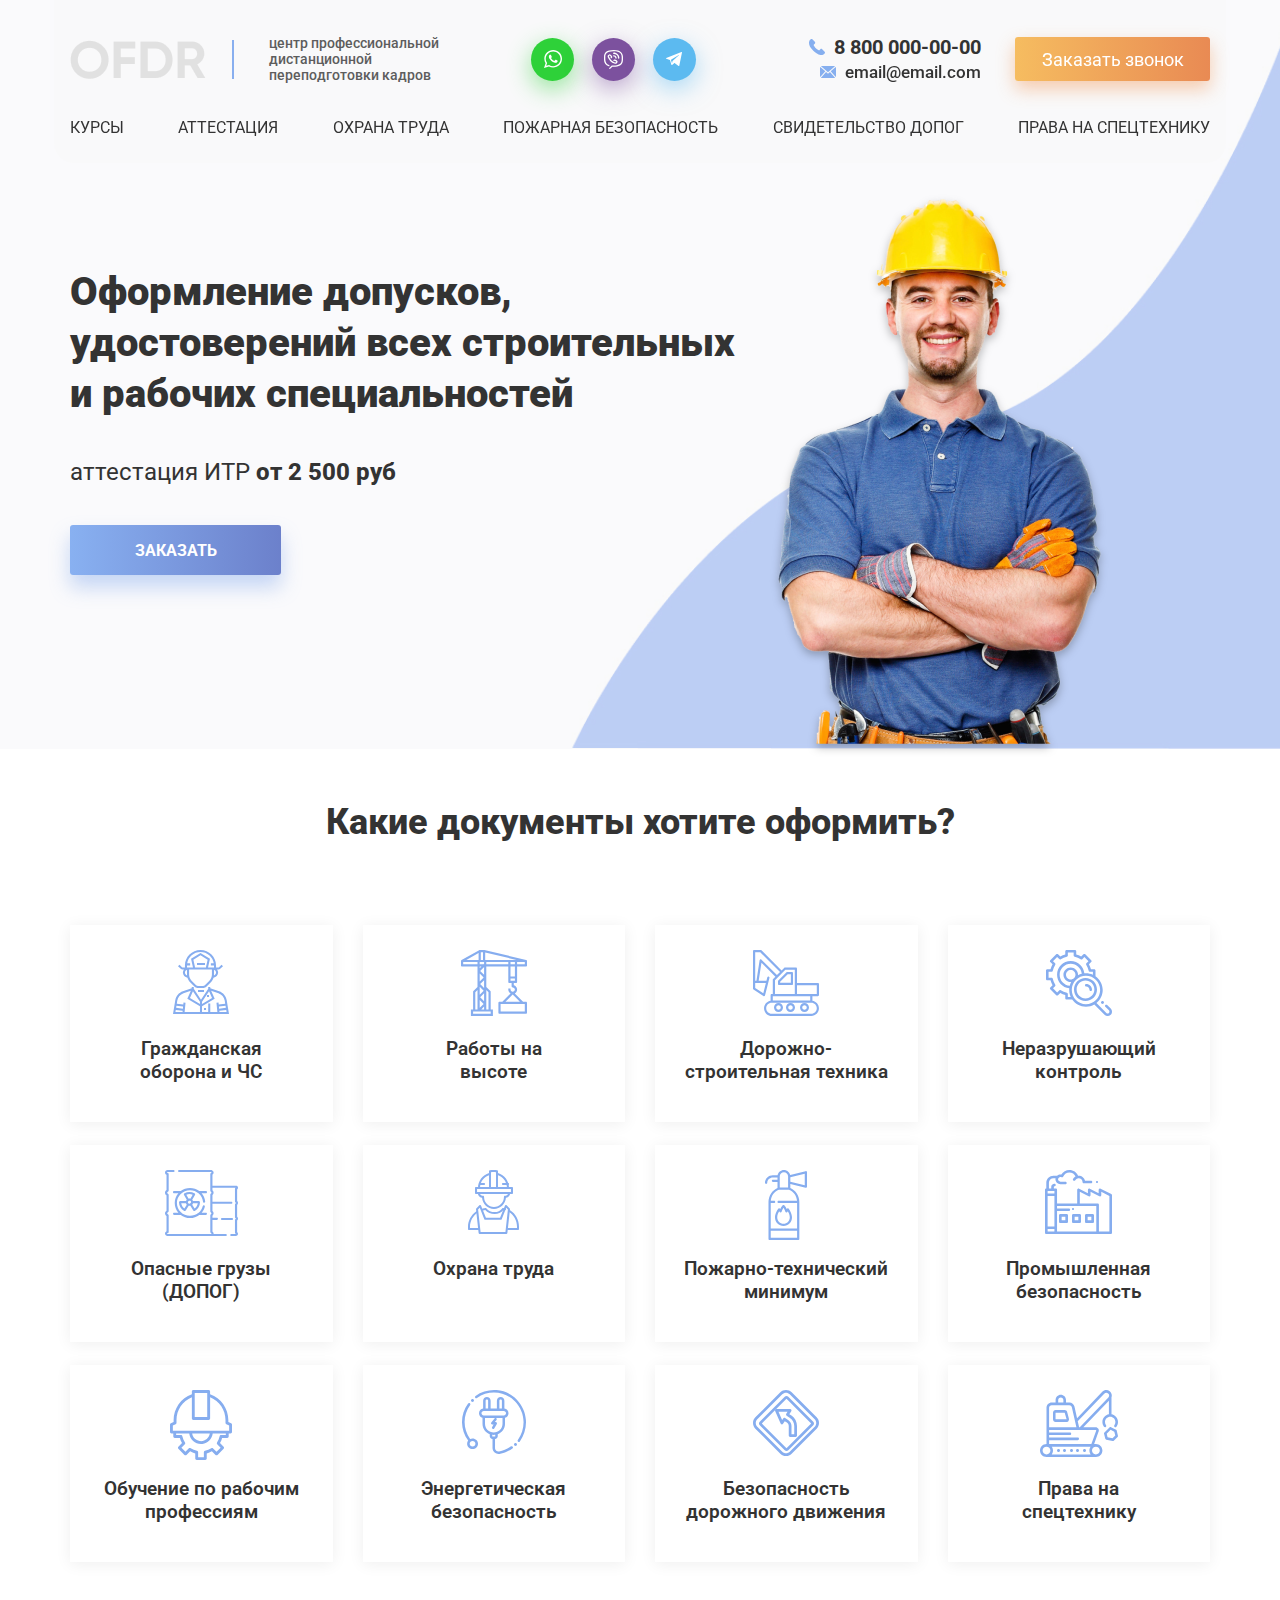
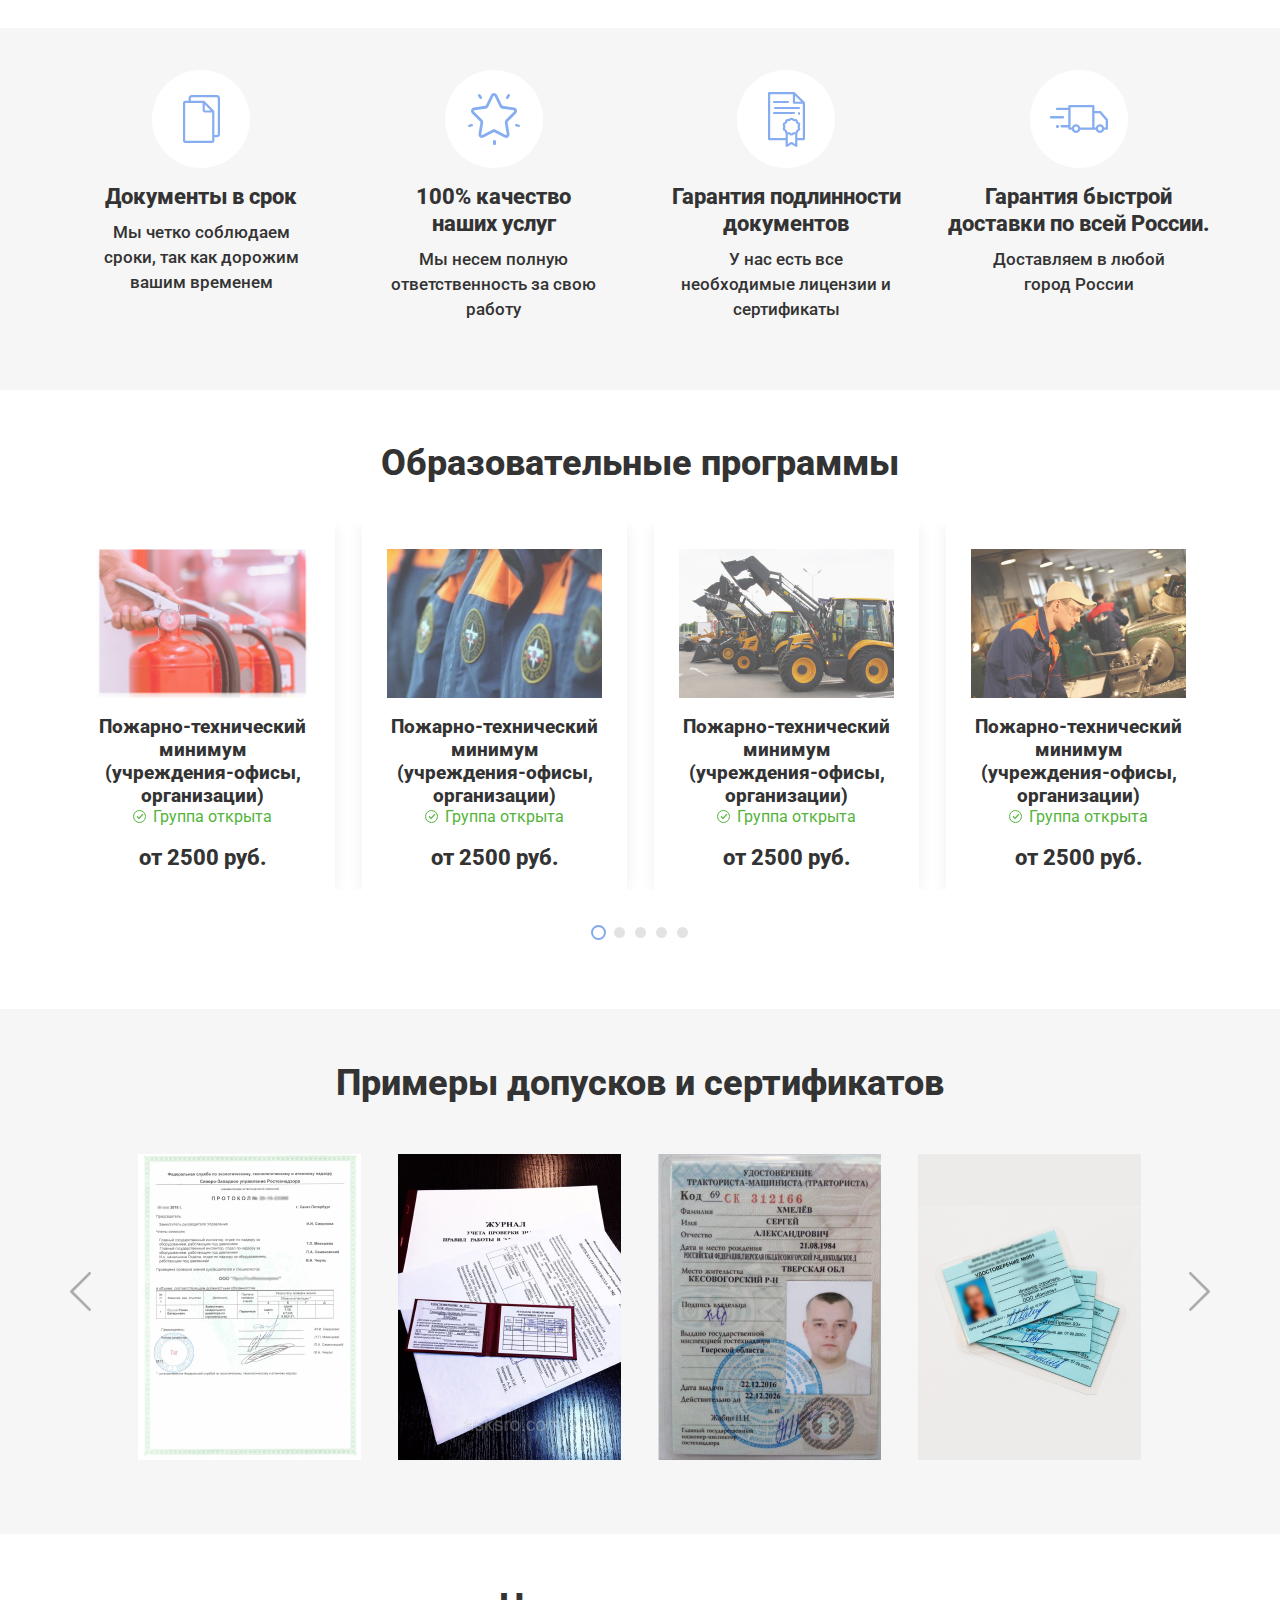
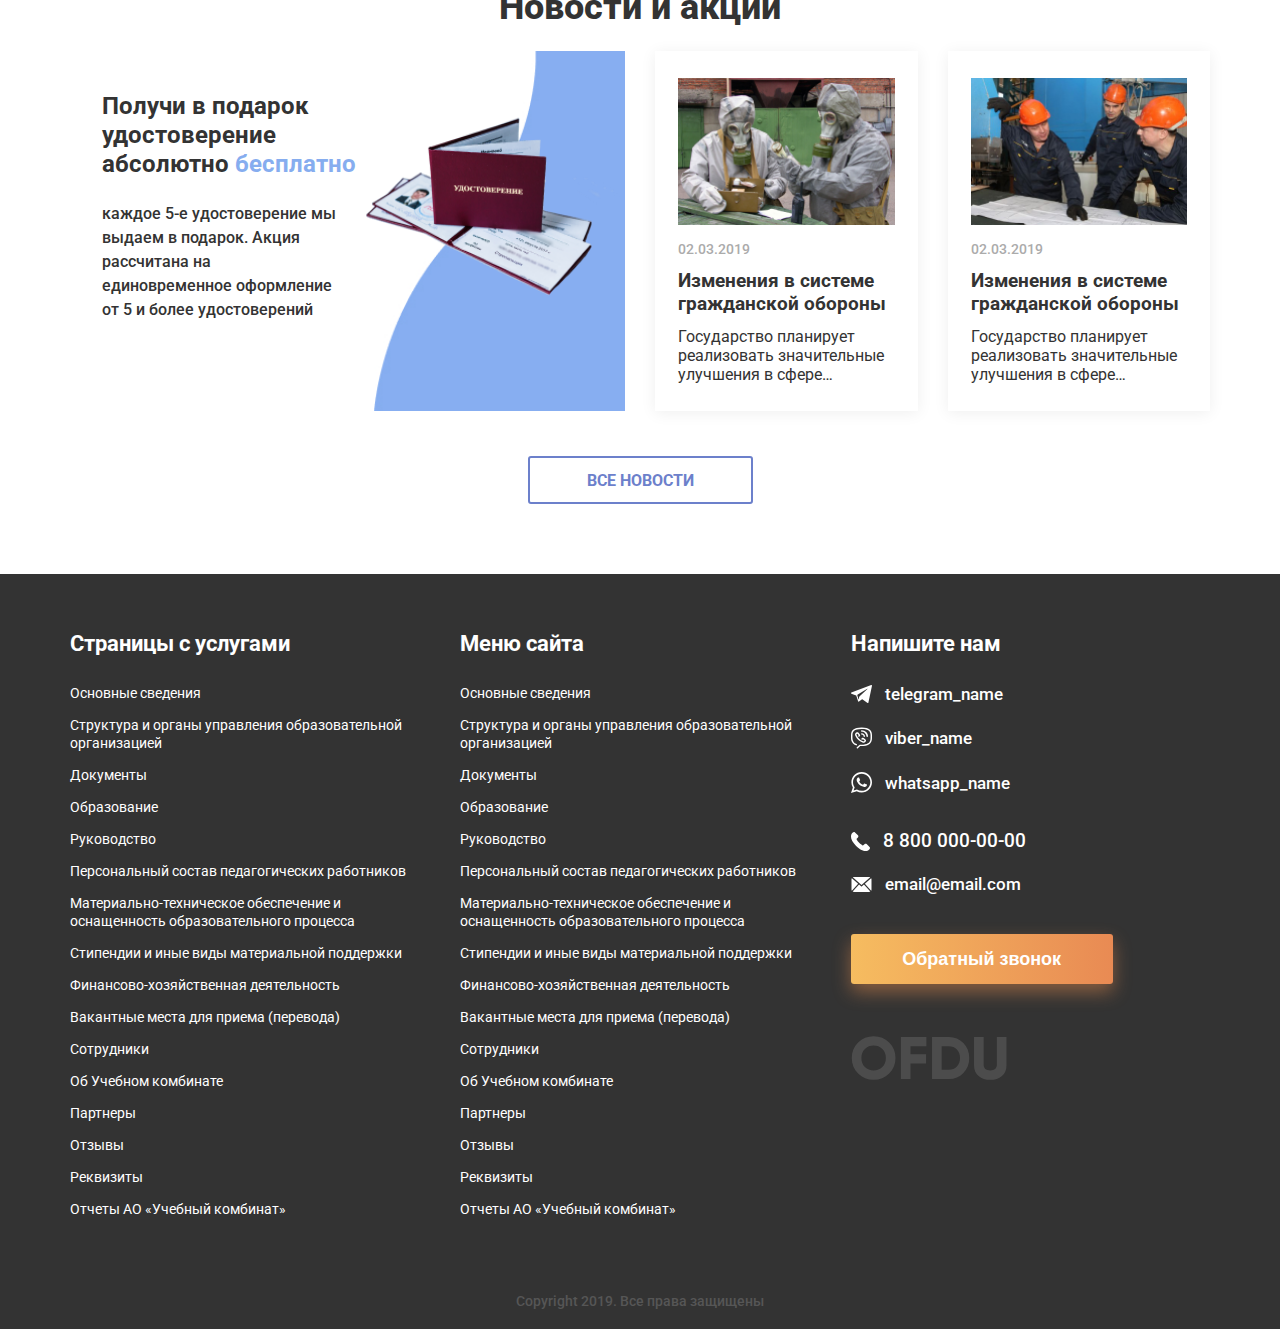
<file: index.html>
<!DOCTYPE html>
<html lang="en">

<head>
	<meta charset="UTF-8">
	<meta http-equiv="X-UA-Compatible" content="IE=edge">
	<meta name="viewport" content="width=device-width, initial-scale=1.0">
	<link rel="stylesheet" href="css/style.min.css">
	<title>OFDR</title>
</head>

<body>
	<header class="header header_index">
		<div class="header__container container container_index">
			<div class="header__head">
				<div class="header__logo">
					<a href="index.html" class="header__logo-link">
						<img class="header__logo-image" src="img/OFDR.png" alt="OFDR-logo">
					</a>
					<span class="header__logo-description">центр профессиональной дистанционной переподготовки кадров</span>
				</div>		
				<div class="header__contacts contacts">
					<div class="contacts__social contacts__social_align-for-header">
						<div class="contacts__item">
							<a class="contacts__icon-link contacts__icon-link_size-for-header contacts__icon-link_color_green"
								href="JavaScript:void(0)">
								<img class="contacts__icon contacts__icon_header-whatsapp" src="img/whatsapp-logo.svg" alt="whatsapp-logo">
							</a>
						</div>
						<div class="contacts__item">
							<a class="contacts__icon-link contacts__icon-link_size-for-header contacts__icon-link_color_purple"
								href="JavaScript:void(0)">
								<img class="contacts__icon contacts__icon_header-viber" src="img/viber-logo.svg"
									alt="viber-logo">
							</a>
						</div>
						<div class="contacts__item">
							<a class="contacts__icon-link contacts__icon-link_size-for-header contacts__icon-link_color_blue"
								href="JavaScript:void(0)">
								<img class='contacts__icon contacts__icon_header-telegram' src='img/telegram.svg'
									alt='telegram'>
							</a>
						</div>
					</div>
					<div class="contacts__contact">
						<div class="contacts__item">
							<a class="contacts__icon-link" href="tel:88000000000">
								<svg class="contacts__icon contacts__icon_header-phone" width="16" height="16"
									viewBox="0 0 16 16" fill="none" xmlns="http://www.w3.org/2000/svg">
									<path
										d="M15.6413 12.6552L13.1704 10.1784C12.6782 9.6871 11.8632 9.70203 11.3538 10.2127L10.109 11.4601C10.0303 11.4167 9.94891 11.3713 9.86332 11.3231C9.07719 10.8866 8.00124 10.2882 6.86903 9.15259C5.73347 8.01458 5.1359 6.93454 4.69898 6.14613C4.65288 6.0626 4.6087 5.98207 4.56508 5.90559L5.40057 5.06945L5.81133 4.65725C6.32143 4.14586 6.33549 3.32921 5.84448 2.83648L3.37353 0.359373C2.88251 -0.132666 2.0671 -0.117739 1.55701 0.39365L0.860608 1.09563L0.879638 1.11457C0.646127 1.4132 0.450997 1.75763 0.305788 2.12905C0.171932 2.4826 0.0885942 2.81998 0.0504876 3.15805C-0.275785 5.86906 0.960264 8.34671 4.31474 11.7088C8.95165 16.3559 12.6884 16.0049 12.8496 15.9877C13.2007 15.9457 13.5372 15.8616 13.8791 15.7285C14.2465 15.5847 14.5899 15.3894 14.8877 15.1558L14.9029 15.1694L15.6084 14.477C16.1174 13.9657 16.1321 13.1487 15.6413 12.6552Z"
										fill="var(--color,#86AFEF)" />
								</svg>
							</a>
							<a class="contacts__icon-title contacts__icon-title_phone-header small-margin"
								href="tel:88000000000">8 800 000-00-00</a>
						</div>
						<div class="contacts__item contacts__item_position-for-header">
							<a class="contacts__icon-link" href="mailto:email@email.com">
								<svg class="contacts__icon contacts__icon_header-email" width="16" height="12"
									viewBox="0 0 16 12" fill="none" xmlns="http://www.w3.org/2000/svg">
									<path fill-rule="evenodd" clip-rule="evenodd"
										d="M14.9533 0.251998L8.00002 6.33595L1.04736 0.251998C1.33154 0.0957935 1.65296 0 1.99999 0H14C14.3466 0 14.668 0.0957935 14.9533 0.251998ZM15.7433 10.962C15.9013 10.6759 16 10.3507 16 9.99994V2.00009C16 1.60851 15.8829 1.24614 15.6885 0.937655L10.6914 5.30966L15.7433 10.962ZM9.93854 5.96788L8.32904 7.37705C8.2349 7.45906 8.11767 7.50002 8.00002 7.50002C7.88229 7.50002 7.76507 7.45906 7.67092 7.37705L6.06107 5.96782L0.945304 11.6924C1.25194 11.8848 1.61131 12 1.99995 12H14C14.3886 12 14.7482 11.8848 15.0547 11.6924L9.93854 5.96788ZM0 2.00009C0 1.60847 0.117194 1.24611 0.311551 0.937622L5.30811 5.3087L0.256845 10.962C0.0982006 10.6759 0 10.3507 0 9.99998V2.00009Z"
										fill="var(--color,#86AFEF)" />
								</svg>
							</a>
							<a class="contacts__icon-title small-margin" href="mailto:email@email.com">email@email.com</a>
						</div>
					</div>
				</div>
				<a href="feedback.html" class="button header__button button_size_for-header button_color_orange">Заказать
					звонок</a>
				<div class="header__burger">
					<span class="header__burger-body"></span>
				</div>
			</div>
			<ul class="header__menu menu">
				<li class="menu__item"><a href="#education" class="menu__link nav-link">Курсы</a></li>
				<li class="menu__item"><a href="attestation.html" class="menu__link">АТТЕСТАЦИЯ</a></li>
				<li class="menu__item"><a href="JavaScript:void(0)" class="menu__link">ОХРАНА ТРУДА</a></li>
				<li class="menu__item"><a href="attestation.html#identity" class="menu__link">ПОЖАРНАЯ БЕЗОПАСНОСТЬ</a></li>
				<li class="menu__item"><a href="JavaScript:void(0)" class="menu__link">СВИДЕТЕЛЬСТВО ДОПОГ</a></li>
				<li class="menu__item"><a href="news.html" class="menu__link">ПРАВА НА СПЕЦТЕХНИКУ</a></li>
			</ul>
		</div>
	</header>
	<main>
		<div class="hero">
			<div class="hero__container container">
				<div class="hero__body">
					<h1 class="hero__title title">Оформление допусков, удостоверений всех строительных и рабочих
						специальностей</h1>
					<p class="hero__text">аттестация ИТР <b>от 2 500 руб</b></p>
					<a class="button hero__button button_size_for-hero button_color_blue"
						href="JavaScript:void(0)">Заказать</a>
				</div>
				<div class="hero__image-container">
					<img class="hero__image" src='img/manPhoto.png' alt='manPhoto'>
				</div>
			</div>
		</div>
		<div class="documents">
			<div class="documents__container container">
				<h2 class="documents__title common-title">Какие документы хотите оформить?</h2>
				<div class="documents__body">
					<a class="documents__link documents__link_narrow" href="JavaScript:void(0)">
						<div class="documents__image-container">
							<img class="documents__image" src="img/fireman.svg" alt="fireman-icon">
						</div>
						<p class="documents__label">Гражданская оборона и ЧС</p>
					</a>
					<a href="JavaScript:void(0)" class="documents__link documents__link_narrow">
						<div class="documents__image-container">
							<img class="documents__image" src="img/crane.svg" alt="crane-icon">
						</div>
						<p class="documents__label">Работы на высоте</p>
					</a>
					<a class="documents__link" href="JavaScript:void(0)">
						<div class="documents__image-container">
							<img class="documents__image" src="img/excavator.svg" alt="excavator-icon">
						</div>
						<p class="documents__label">Дорожно-строительная техника</p>
					</a>
					<a class="documents__link" href="JavaScript:void(0)">
						<div class="documents__image-container">
							<img class="documents__image" src="img/settings.svg" alt="settings-icon">
						</div>
						<p class="documents__label">Неразрушающий контроль</p>
					</a>
					<a class="documents__link" href="JavaScript:void(0)">
						<div class="documents__image-container">
							<img class="documents__image" src="img/toxic-waste.svg" alt="toxic-waste.svg">
						</div>
						<p class="documents__label">Опасные грузы (ДОПОГ)</p>
					</a>
					<a class="documents__link" href="JavaScript:void(0)">
						<div class="documents__image-container">
							<img class="documents__image" src="img/worker.svg" alt="worker-icon">
						</div>
						<p class="documents__label">Охрана труда</p>
					</a>
					<a class="documents__link" href="JavaScript:void(0)">
						<div class="documents__image-container">
							<img class="documents__image" src="img/fire-extinguisher.svg" alt="fire-extinguisher-icon">
						</div>
						<p class="documents__label">Пожарно-технический минимум</p>
					</a>
					<a class="documents__link" href="JavaScript:void(0)">
						<div class="documents__image-container">
							<img class="documents__image" src="img/factory.svg" alt="factory-icon">
						</div>
						<p class="documents__label">Промышленная безопасность</p>
					</a>
					<a class="documents__link" href="JavaScript:void(0)">
						<div class="documents__image-container">
							<img class="documents__image" src="img/engineer.svg" alt="engineer-icon">
						</div>
						<p class="documents__label">Обучение по рабочим профессиям</p>
					</a>
					<a class="documents__link" href="JavaScript:void(0)">
						<div class="documents__image-container">
							<img class="documents__image" src="img/plug.svg" alt="plug-icon">
						</div>
						<p class="documents__label">Энергетическая безопасность</p>
					</a>
					<a class="documents__link" href="JavaScript:void(0)">
						<div class="documents__image-container">
							<img class="documents__image" src="img/curve.svg" alt="curve-icon">
						</div>
						<p class="documents__label">Безопасность дорожного движения</p>
					</a>
					<a class="documents__link documents__link_narrow" href="JavaScript:void(0)">
						<div class="documents__image-container">
							<img class="documents__image" src="img/tracktor.svg" alt="tracktor-icon">
						</div>
						<p class="documents__label">Права на спецтехнику</p>
					</a>
				</div>
			</div>
		</div>
		<div class="advantages">
			<div class="advantages__container container">
				<div class="advantages__cards">
					<div class="advantages__card">
						<div class="advantages__image-container">
							<img src="img/Shape.svg" class="advantages__image" alt="shape-icon">
						</div>
						<p class="advantages__card-title">Документы в срок</p>
						<p class="advantages__card-undertitle">Мы четко соблюдаем сроки, так как дорожим вашим временем</p>
					</div>
					<div class="advantages__card">
						<div class="advantages__image-container">
							<img src="img/favorites.svg" class="advantages__image" alt="favorites-icon">
						</div>
						<p class="advantages__card-title advantages__card-title_narrow">100% качество наших услуг</p>
						<p class="advantages__card-undertitle">Мы несем полную ответственность за свою работу</p>
					</div>
					<div class="advantages__card">
						<div class="advantages__image-container">
							<img src="img/file.svg" class="advantages__image" alt="file-icon">
						</div>
						<p class="advantages__card-title">Гарантия подлинности документов</p>
						<p class="advantages__card-undertitle">У нас есть все необходимые лицензии и сертификаты</p>
					</div>
					<div class="advantages__card">
						<div class="advantages__image-container">
							<img src="img/delivery-truck.svg" class="advantages__image" alt="delivery-truck-icon">
						</div>
						<p class="advantages__card-title">Гарантия быстрой доставки по всей России.</p>
						<p class="advantages__card-undertitle advantages__card-undertitle_narrow">Доставляем в любой город
							России</p>
					</div>
				</div>
			</div>
		</div>
		<div class="education" id="education">
			<div class="container">
				<h2 class="education__title common-title">Образовательные программы</h2>
				<div class="education__cards">
					<div class="education__cards-container">
						<div class="education__card">
							<div class="education__image-container">
								<img class="education__image" src="img/education__1.jpg" alt="">
							</div>
							<p class="education__header">Пожарно-технический минимум (учреждения-офисы, организации)</p>
							<div class="education__status">
								<span class="education__checkbox">
									<img class="education__checkbox-image" src='img/Path.svg' alt=''>
								</span>
								<span>Группа открыта</span>
							</div>
							<p class="education__amount">от 2500 руб.</p>
						</div>
						<div class="education__card">
							<div class="education__image-container">
								<img class="education__image" src="img/education__2.jpg" alt="">
							</div>
							<p class="education__header">Пожарно-технический минимум (учреждения-офисы, организации)</p>
							<div class="education__status">
								<span class="education__checkbox">
									<img class="education__checkbox-image" src='img/Path.svg' alt=''>
								</span>
								<span>Группа открыта</span>
							</div>
							<p class="education__amount">от 2500 руб.</p>
						</div>
						<div class="education__card">
							<div class="education__image-container">
								<img class="education__image" src="img/education__3.jpg" alt="">
							</div>
							<p class="education__header">Пожарно-технический минимум (учреждения-офисы, организации)</p>
							<div class="education__status">
								<span class="education__checkbox">
									<img class="education__checkbox-image" src='img/Path.svg' alt=''>
								</span>
								<span>Группа открыта</span>
							</div>
							<p class="education__amount">от 2500 руб.</p>
						</div>
						<div class="education__card">
							<div class="education__image-container">
								<img class="education__image" src="img/education__4.jpg" alt="">
							</div>
							<p class="education__header">Пожарно-технический минимум (учреждения-офисы, организации)</p>
							<div class="education__status">
								<span class="education__checkbox">
									<img class="education__checkbox-image" src='img/Path.svg' alt=''>
								</span>
								<span>Группа открыта</span>
							</div>
							<p class="education__amount">от 2500 руб.</p>
						</div>
						<div class="education__card">
							<div class="education__image-container">
								<img class="education__image" src="img/worker_checks_the_equipment.jpg" alt="">
							</div>
							<p class="education__header">Пожарно-технический минимум (учреждения-офисы, организации)</p>
							<div class="education__status">
								<span class="education__checkbox">
									<img class="education__checkbox-image" src='img/Path.svg' alt=''>
								</span>
								<span>Группа открыта</span>
							</div>
							<p class="education__amount">от 2500 руб.</p>
						</div>
						<div class="education__card">
							<div class="education__image-container">
								<img class="education__image" src="img/worker_hanging_on_a_rope.jpg" alt="">
							</div>
							<p class="education__header">Пожарно-технический минимум (учреждения-офисы, организации)</p>
							<div class="education__status">
								<span class="education__checkbox">
									<img class="education__checkbox-image" src='img/Path.svg' alt=''>
								</span>
								<span>Группа открыта</span>
							</div>
							<p class="education__amount">от 2500 руб.</p>
						</div>
					</div>
				</div>
				<div class="education__pagination">
					<span class="education__pagination-dot active"></span>
					<span class="education__pagination-dot"></span>
					<span class="education__pagination-dot"></span>
					<span class="education__pagination-dot"></span>
					<span class="education__pagination-dot"></span>
				</div>
			</div>
		</div>
		<div class="examples">
			<div class="examples__container container">
				<h2 class="examples__title common-title">Примеры допусков и сертификатов</h2>
				<div class="examples__cards-container">
					<div class="examples__cards">
						<div class="examples__image-container">
							<img class="examples__image" src="img/industrial-safety-certificate.jpg"
								alt="industrial-safety-certificate">
						</div>
						<div class="examples__image-container">
							<img class="examples__image" src="img/electrical-safety-certificate.jpg"
								alt="electrical-safety-certificate">
						</div>
						<div class="examples__image-container">
							<img class="examples__image" src="img/rights-to-special-equipment.jpg"
								alt="rights-to-special-equipment">
						</div>
						<div class="examples__image-container">
							<img class="examples__image" src="img/height-tolerance.jpg" alt="height-tolerance">
						</div>
					</div>
				</div>
				<button class="examples__button-prev">
					<svg class="examples__button-prev-image" width="21" height="39" viewBox="0 0 21 39" fill="none"
						xmlns="http://www.w3.org/2000/svg">
						<path
							d="M18.6329 38.5965C18.9034 38.8655 19.2415 39 19.6135 39C19.9855 39 20.3237 38.8655 20.5942 38.5965C21.1353 38.0586 21.1353 37.1845 20.5942 36.6466L3.34783 19.5L20.5942 2.35345C21.1353 1.81552 21.1353 0.941379 20.5942 0.403448C20.0531 -0.134483 19.1739 -0.134483 18.6329 0.403448L0.405798 18.525C-0.135265 19.0629 -0.135265 19.9371 0.405798 20.475L18.6329 38.5965Z"
							fill="var(--color,#ACACAC)" />
					</svg>
				</button>
				<button class="examples__button-next">
					<svg class="examples__button-next-image" width="21" height="39" viewBox="0 0 21 39" fill="none" xmlns="http://www.w3.org/2000/svg">
						<path
							d="M2.36715 38.5965C2.09662 38.8655 1.75845 39 1.38647 39C1.01449 39 0.676328 38.8655 0.405797 38.5965C-0.135266 38.0586 -0.135266 37.1845 0.405797 36.6466L17.6522 19.5L0.405797 2.35345C-0.135266 1.81552 -0.135266 0.941379 0.405797 0.403448C0.94686 -0.134483 1.82609 -0.134483 2.36715 0.403448L20.5942 18.525C21.1353 19.0629 21.1353 19.9371 20.5942 20.475L2.36715 38.5965Z"
							fill="var(--color,#ACACAC)" />
					</svg>
				</button>
			</div>
		</div>
		<div class="news">
			<div class="news__container container">
				<h2 class="news__title common-title">Новости и акции</h2>
				<div class="news__body">
					<div class="news__offer offer">
						<div class="offer__body">
							<p class="offer__title">Получи в подарок удостоверение абсолютно <span>бесплатно </span></p>
							<p class="offer__text">каждое 5-е удостоверение мы выдаем в подарок. Акция рассчитана на
								единовременное оформление от 5 и более удостоверений</p>
						</div>
					</div>
					<div class="news__cards">
						<div class="news__card">
							<img class="news__image" src="img/workers_in_chemical_protection_suits.jpg"
								alt="workers_in_chemical_protection_suits">
							<p class="news__date">02.03.2019</p>
							<p class="news__header">Изменения в системе гражданской обороны</p>
							<p class="news__text">Государство планирует реализовать значительные улучшения в сфере…</p>
						</div>
						<div class="news__card">
							<img class="news__image" src="img/workers_in_orange_helmets.jpg" alt="workers_in_orange_helmets">
							<p class="news__date">02.03.2019</p>
							<p class="news__header">Изменения в системе гражданской обороны</p>
							<p class="news__text">Государство планирует реализовать значительные улучшения в сфере…</p>
						</div>
					</div>
				</div>
				<a href="news.html" class="button news__button button_size_for-news button_color_transparent">Вce
					Новости</a>

			</div>
		</div>
	</main>
	<footer class="footer">
	<div class="footer__container container">
		<div class="footer__body">
			<div class="footer__column">
				<h4 class="footer__header">Страницы с услугами</h4>
				<div class="footer__links">
					<a class="footer__link" href="JavaScript:void(0)">Основные сведения</a>
					<a class="footer__link" href="JavaScript:void(0)">Структура и органы управления образовательной организацией</a>
					<a class="footer__link" href="JavaScript:void(0)">Документы</a>
					<a class="footer__link" href="JavaScript:void(0)">Образование</a>
					<a class="footer__link" href="JavaScript:void(0)">Руководство</a>
					<a class="footer__link" href="JavaScript:void(0)">Персональный состав педагогических работников</a>
					<a class="footer__link" href="JavaScript:void(0)">Материально-техническое обеспечение и оснащенность образовательного процесса</a>
					<a class="footer__link" href="JavaScript:void(0)">Стипендии и иные виды материальной поддержки</a>
					<a class="footer__link" href="JavaScript:void(0)">Финансово-хозяйственная деятельность</a>
					<a class="footer__link" href="JavaScript:void(0)">Вакантные места для приема (перевода)</a>
					<a class="footer__link" href="JavaScript:void(0)">Сотрудники</a>
					<a class="footer__link" href="JavaScript:void(0)">Об Учебном комбинате</a>
					<a class="footer__link" href="JavaScript:void(0)">Партнеры</a>
					<a class="footer__link" href="JavaScript:void(0)">Отзывы</a>
					<a class="footer__link" href="JavaScript:void(0)">Реквизиты</a>
					<a class="footer__link" href="JavaScript:void(0)">Отчеты АО «Учебный комбинат»</a>
				</div>
			</div>
			<div class="footer__column">
				<h4 class="footer__header">Меню сайта</h4>
				<div class="footer__links">
					<a class="footer__link" href="JavaScript:void(0)">Основные сведения</a>
					<a class="footer__link" href="JavaScript:void(0)">Структура и органы управления образовательной организацией</a>
					<a class="footer__link" href="JavaScript:void(0)">Документы</a>
					<a class="footer__link" href="JavaScript:void(0)">Образование</a>
					<a class="footer__link" href="JavaScript:void(0)">Руководство</a>
					<a class="footer__link" href="JavaScript:void(0)">Персональный состав педагогических работников</a>
					<a class="footer__link" href="JavaScript:void(0)">Материально-техническое обеспечение и оснащенность образовательного процесса</a>
					<a class="footer__link" href="JavaScript:void(0)">Стипендии и иные виды материальной поддержки</a>
					<a class="footer__link" href="JavaScript:void(0)">Финансово-хозяйственная деятельность</a>
					<a class="footer__link" href="JavaScript:void(0)">Вакантные места для приема (перевода)</a>
					<a class="footer__link" href="JavaScript:void(0)">Сотрудники</a>
					<a class="footer__link" href="JavaScript:void(0)">Об Учебном комбинате</a>
					<a class="footer__link" href="JavaScript:void(0)">Партнеры</a>
					<a class="footer__link" href="JavaScript:void(0)">Отзывы</a>
					<a class="footer__link" href="JavaScript:void(0)">Реквизиты</a>
					<a class="footer__link" href="JavaScript:void(0)">Отчеты АО «Учебный комбинат»</a>
				</div>
			</div>
			<div class="footer__column">
				<h4 class="footer__header">Напишите нам</h4>
				<div class="footer__contacts contacts">
					<div class="contacts__social contacts__social_order-for-footer">
						<div class="contacts__item contacts__item_margin-for-footer">
							<a class="contacts__icon-link" href="JavaScript:void(0)">
								<svg class="contacts__icon contacts__icon_footer-whatsapp">
									<use xlink:href="img/icons/icons.svg#whatsapp-logo"></use>
								</svg>
							</a>
							<a class="contacts__icon-title" href="JavaScript:void(0)">whatsapp_name</a>
						</div>
						<div class="contacts__item contacts__item_margin-for-footer">
							<a class="contacts__icon-link" href="JavaScript:void(0)">
								<svg class="contacts__icon contacts__icon_footer-viber">
									<use xlink:href="img/icons/icons.svg#viber-logo"></use>
								</svg>
							</a>
							<a class="contacts__icon-title" href="JavaScript:void(0)">viber_name</a>
						</div>
						<div class="contacts__item contacts__item_margin-for-footer">
							<a class="contacts__icon-link" href="JavaScript:void(0)">
								<svg class="contacts__icon contacts__icon_footer-telegram">
									<use xlink:href="img/icons/icons.svg#telegram"></use>
								</svg>
							</a>
							<a class="contacts__icon-title" href="JavaScript:void(0)">telegram_name</a>
						</div>
					</div>
					<div class="contacts__contact contacts_margin-for-footer">
						<div class="contacts__item">
							<a class="contacts__icon-link" href="tel:88000000000">
								<svg class="contacts__icon contacts__icon_footer-phone white-icon">
									<use xlink:href="img/icons/icons.svg#call-answer"></use>
								</svg>
							</a>
							<a class="contacts__icon-title contacts__icon-title_phone-footer"  href="tel:88000000000">8 800 000-00-00</a>
						</div>
						<div class="contacts__item contacts__item_position-for-footer">
							<a class="contacts__icon-link" href="mailto:email@email.com">
								<svg class="contacts__icon contacts__icon_footer-email white-icon">
									<use xlink:href="img/icons/icons.svg#mail-black-envelope-symbol"></use>
								</svg>
							</a>
							<a class="contacts__icon-title" href="mailto:email@email.com">email@email.com</a>
						</div>
					</div>
				</div>
				<button class="footer__button button button_size_for-footer button_color_orange">Обратный звонок</button>
				<a href="index.html" class="footer__logo">
					<img class="footer__logo-image" src='img/OFDU.svg' alt=''>
				</a>
			</div>
		</div>
	</div>
	<div class="footer__footer">
		Copyright 2019. Все права защищены
	</div>
</footer>
	<script src="js/app.js"></script>
</body>

</html>
</file>
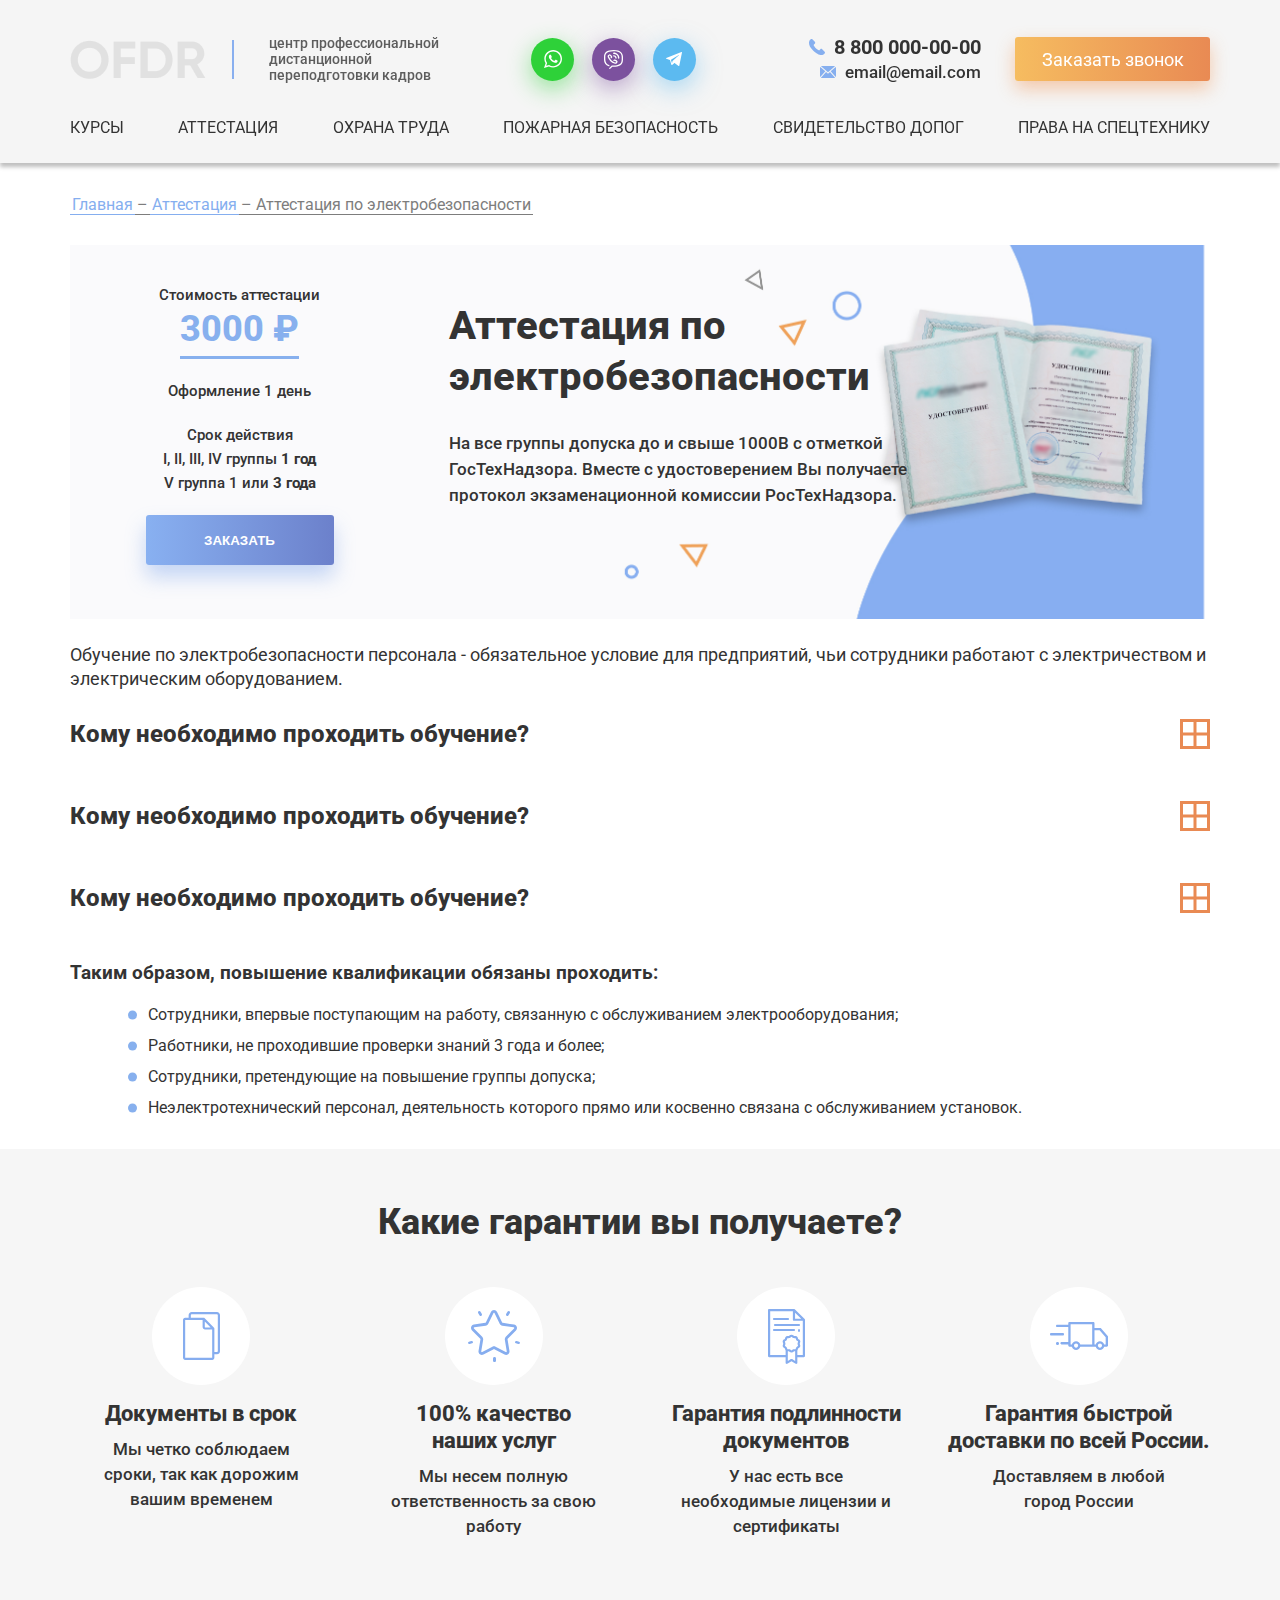
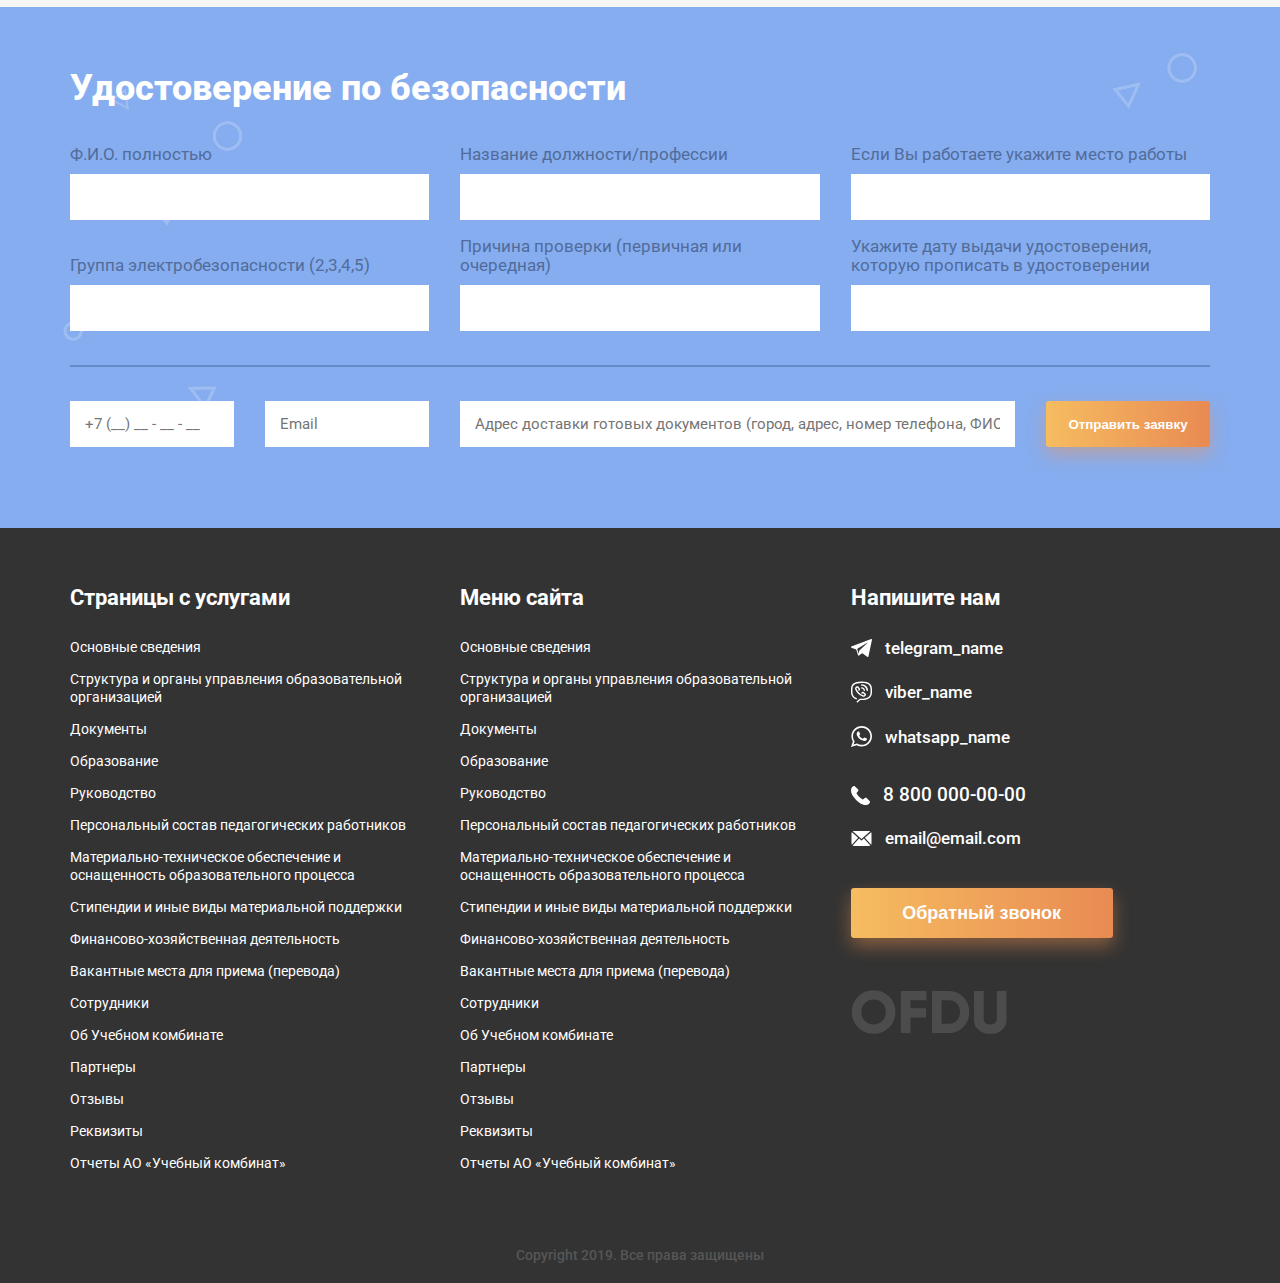
<file: attestation.html>
<!DOCTYPE html>
<html lang="en">

<head>
	<meta charset="UTF-8">
	<meta http-equiv="X-UA-Compatible" content="IE=edge">
	<meta name="viewport" content="width=device-width, initial-scale=1.0">
	<link rel="stylesheet" href="css/style.min.css">
	<script src="js/app.js" defer></script>
	<title>Certification</title>
</head>

<body>
	<header class="header">
		<div class="header__container container">
			<div class="header__head">
				<div class="header__logo">
					<a href="index.html" class="header__logo-link">
						<img class="header__logo-image" src="img/OFDR.png" alt="OFDR-logo">
					</a>
					<span class="header__logo-description">центр профессиональной дистанционной переподготовки кадров</span>
				</div>
				<div class="header__contacts contacts">
					<div class="contacts__social contacts__social_align-for-header">
						<div class="contacts__item">
							<a class="contacts__icon-link contacts__icon-link_size-for-header contacts__icon-link_color_green"
								href="JavaScript:void(0)">
								<svg class="contacts__icon contacts__icon_header-whatsapp" width="18" height="18"
									viewBox="0 0 18 18" fill="none" xmlns="http://www.w3.org/2000/svg">
									<path fill-rule="evenodd" clip-rule="evenodd"
										d="M18 8.7682C18 13.6108 14.0442 17.5364 9.1636 17.5364C7.6142 17.5364 6.1586 17.1404 4.8922 16.4454L0 18L1.595 13.2956C0.7904 11.9744 0.327 10.4248 0.327 8.7682C0.327 3.9256 4.2832 0 9.1636 0C14.0446 0 18 3.9256 18 8.7682ZM9.1636 1.3964C5.0668 1.3964 1.7344 4.7034 1.7344 8.7682C1.7344 10.3812 2.2602 11.875 3.1496 13.0902L2.2214 15.828L5.0764 14.9206C6.2494 15.6908 7.6546 16.14 9.1638 16.14C13.26 16.14 16.593 12.8334 16.593 8.7686C16.593 4.7038 13.2602 1.3964 9.1636 1.3964ZM13.3279 10.5937C13.4794 10.6664 13.5818 10.7155 13.6258 10.7876C13.6796 10.8772 13.6796 11.3074 13.4996 11.8098C13.3184 12.3114 12.434 12.7954 12.0372 12.8312C11.9692 12.8374 11.9128 12.8509 11.855 12.8648C11.5754 12.9319 11.2628 13.0069 9.4378 12.294C7.40286 11.4987 6.06155 9.52466 5.78435 9.11669C5.76159 9.0832 5.74601 9.06026 5.7378 9.0494L5.73744 9.04892C5.62748 8.90394 4.8534 7.88323 4.8534 6.8268C4.8534 5.83741 5.34316 5.31851 5.56868 5.07957C5.58419 5.06314 5.59844 5.04804 5.6112 5.0342C5.8098 4.8192 6.0446 4.7654 6.189 4.7654C6.26363 4.7654 6.33832 4.77021 6.41049 4.77485C6.47795 4.7792 6.54322 4.7834 6.6042 4.7834C6.61934 4.7834 6.63525 4.78238 6.65184 4.78131C6.77391 4.77345 6.93258 4.76323 7.0914 5.1418C7.14922 5.27975 7.23305 5.48213 7.32206 5.697C7.51075 6.15253 7.72271 6.66422 7.7594 6.7372C7.8138 6.845 7.85 6.9704 7.7774 7.1138C7.76709 7.13443 7.75751 7.15394 7.74835 7.1726C7.69376 7.28383 7.654 7.36484 7.561 7.4724C7.52515 7.51395 7.48808 7.55871 7.451 7.6035C7.37617 7.69387 7.30126 7.78434 7.236 7.8488C7.1278 7.9558 7.0148 8.072 7.141 8.287C7.2674 8.5024 7.7022 9.2056 8.346 9.7752C9.03856 10.3879 9.64031 10.6469 9.94496 10.7781C10.0043 10.8036 10.0523 10.8243 10.0876 10.8418C10.3044 10.9494 10.4306 10.9314 10.557 10.7876C10.6836 10.6442 11.0988 10.1604 11.243 9.9452C11.3872 9.7302 11.532 9.7662 11.7306 9.8378C11.9286 9.9092 12.9938 10.4294 13.2106 10.5368C13.2524 10.5576 13.2916 10.5763 13.3279 10.5937Z"
										fill="white" />
								</svg>
							</a>
						</div>
						<div class="contacts__item">
							<a class="contacts__icon-link contacts__icon-link_size-for-header contacts__icon-link_color_purple"
								href="JavaScript:void(0)">
								<svg class="contacts__icon contacts__icon_header-viber" width="19" height="19"
									viewBox="0 0 19 19" fill="none" xmlns="http://www.w3.org/2000/svg">
									<path
										d="M17.0789 2.12558C15.4992 0.653148 12.9453 -0.0603014 9.48679 0.00398691C5.9995 0.069196 3.66841 0.651139 2.15077 1.83545C0.683408 2.98042 0 4.65585 0 7.10809V9.61082C0 12.5058 1.63166 15.6885 4.75013 16.1701C5.11015 16.2261 5.4493 15.9934 5.50776 15.651C5.56622 15.3088 5.32181 14.9863 4.96179 14.9307C2.59681 14.5654 1.32068 11.9172 1.32068 9.61082V7.10809C1.32068 3.59183 2.6911 1.38685 9.51268 1.25928C12.6053 1.20102 14.8374 1.7946 16.1542 3.0221C17.1804 3.97881 17.6792 5.3153 17.6792 7.10809V9.61082C17.6792 13.4006 15.8901 15.0722 11.3011 15.5644H8.04716C7.87204 15.5644 7.70405 15.6306 7.58026 15.7483L5.28747 17.9282C5.02959 18.1734 5.02959 18.5709 5.28747 18.8161C5.41637 18.9386 5.58542 19 5.75438 19C5.92334 19 6.09238 18.9387 6.22128 18.8161L8.32072 16.8201H11.338C11.3623 16.8201 11.3867 16.8188 11.4109 16.8162C14.0372 16.5389 15.8356 15.8891 17.0704 14.771C18.3688 13.5954 19 11.9075 19 9.61073V7.10809C19 4.99035 18.3537 3.314 17.0789 2.12558Z"
										fill="white" />
									<path
										d="M9.74881 3.9293C9.7489 3.9293 9.7489 3.9293 9.74909 3.9293C10.8788 3.9293 11.9409 4.34931 12.7398 5.11189C13.5388 5.87455 13.9788 6.88858 13.9787 7.96713C13.9787 8.33673 14.2925 8.63637 14.6797 8.63637C14.6798 8.63637 14.6798 8.63637 14.6798 8.63637C15.067 8.63637 15.3809 8.33681 15.3809 7.96722C15.381 6.53112 14.7952 5.18095 13.7314 4.1655C12.6677 3.15004 11.2535 2.59091 9.74909 2.59091C9.74899 2.59091 9.74871 2.59091 9.74862 2.59091C9.36142 2.59091 9.04761 2.89055 9.04761 3.26015C9.0477 3.62966 9.36161 3.9293 9.74881 3.9293Z"
										fill="white" />
									<path
										d="M9.70351 6.43419C10.6138 6.43436 11.3546 7.14136 11.3547 8.01026C11.3548 8.35608 11.6484 8.63645 12.0108 8.63636C12.3731 8.63636 12.6667 8.35591 12.6667 8.01009C12.6664 6.4508 11.3373 5.18207 9.70368 5.18182H9.7036C9.34132 5.18182 9.04769 5.4621 9.04761 5.80792C9.04761 6.15374 9.34123 6.43419 9.70351 6.43419Z"
										fill="white" />
									<path
										d="M6.78974 7.2127C6.4932 7.40626 6.41714 7.79264 6.61983 8.0757C6.82253 8.35876 7.2274 8.43128 7.52394 8.2378C7.75717 8.08563 8.30341 7.72914 8.26508 7.01648C8.24079 6.58995 7.83774 5.98095 7.50391 5.54514C7.0156 4.90749 6.59477 4.52343 6.25573 4.40437C5.93915 4.29186 5.60809 4.28946 5.27105 4.39742C4.57293 4.62195 4.06606 5.0277 3.80534 5.5708C3.55148 6.0995 3.55711 6.7071 3.82174 7.32827C4.44674 8.79183 5.3217 10.0732 6.42815 11.1422C7.54224 12.1927 8.88452 13.0279 10.4184 13.6248C10.7503 13.7537 11.0787 13.8182 11.3943 13.8182C11.697 13.8182 11.988 13.7589 12.2591 13.6403C12.8281 13.3913 13.2531 12.9076 13.4886 12.2404C13.6013 11.9194 13.5988 11.6035 13.4819 11.3034C13.3563 10.9775 12.9539 10.5759 12.2859 10.1098C11.8293 9.79111 11.1913 9.40638 10.7427 9.38312C9.99766 9.34736 9.62453 9.86786 9.46511 10.0905C9.26233 10.3735 9.33822 10.7599 9.63476 10.9536C9.93139 11.1472 10.3361 11.0747 10.539 10.7916C10.6097 10.6929 10.6501 10.648 10.6733 10.6284C11.0385 10.74 12.0797 11.4703 12.2671 11.7501C12.2717 11.768 12.2728 11.7952 12.2554 11.8448C12.1734 12.0774 12.0133 12.3818 11.7171 12.5114C11.4397 12.6326 11.1244 12.5583 10.9091 12.4747C9.53467 11.9398 8.33472 11.1943 7.34805 10.264C6.36787 9.31697 5.58684 8.17157 5.02681 6.86009C4.93903 6.65411 4.86106 6.353 4.98812 6.08841C5.12386 5.80568 5.44287 5.65285 5.68572 5.57469C5.73758 5.55814 5.76612 5.55905 5.7859 5.5636C6.07914 5.74284 6.84369 6.73616 6.96078 7.08479C6.94014 7.10656 6.89322 7.14522 6.78974 7.2127Z"
										fill="white" />
								</svg>
							</a>
						</div>
						<div class="contacts__item">
							<a class="contacts__icon-link contacts__icon-link_size-for-header contacts__icon-link_color_blue"
								href="JavaScript:void(0)">
								<svg class="contacts__icon contacts__icon_header-telegram" width="16" height="14"
									viewBox="0 0 16 14" fill="none" xmlns="http://www.w3.org/2000/svg">
									<path fill-rule="evenodd" clip-rule="evenodd"
										d="M3.96933 8.0958L0.282608 6.71295C-0.0918463 6.57193 -0.0950996 6.04066 0.278288 5.89594L15.4087 0.0300401C15.7295 -0.0946306 16.0604 0.187781 15.9906 0.526311L13.2753 13.6522C13.2113 13.9621 12.8498 14.1026 12.5946 13.9162L8.88801 11.2118C8.66288 11.0475 8.35606 11.0563 8.14064 11.2327L6.0856 12.9164C5.84704 13.1124 5.48763 13.0032 5.39632 12.7078L3.96933 8.0958ZM12.8005 3.01974L5.35628 7.37763C5.07096 7.54501 4.93662 7.87251 5.02881 8.1791L5.83369 10.8672C5.89083 11.0577 6.18172 11.0381 6.20944 10.8413L6.41872 9.36721C6.45817 9.08968 6.59747 8.83399 6.81342 8.64293L12.9571 3.21489C13.072 3.1136 12.9343 2.94165 12.8005 3.01974Z"
										fill="white" />
								</svg>
							</a>
						</div>
					</div>
					<div class="contacts__contact">
						<div class="contacts__item">
							<a class="contacts__icon-link" href="tel:88000000000">
								<svg class="contacts__icon contacts__icon_header-phone" width="16" height="16"
									viewBox="0 0 16 16" fill="none" xmlns="http://www.w3.org/2000/svg">
									<path
										d="M15.6413 12.6552L13.1704 10.1784C12.6782 9.6871 11.8632 9.70203 11.3538 10.2127L10.109 11.4601C10.0303 11.4167 9.94891 11.3713 9.86332 11.3231C9.07719 10.8866 8.00124 10.2882 6.86903 9.15259C5.73347 8.01458 5.1359 6.93454 4.69898 6.14613C4.65288 6.0626 4.6087 5.98207 4.56508 5.90559L5.40057 5.06945L5.81133 4.65725C6.32143 4.14586 6.33549 3.32921 5.84448 2.83648L3.37353 0.359373C2.88251 -0.132666 2.0671 -0.117739 1.55701 0.39365L0.860608 1.09563L0.879638 1.11457C0.646127 1.4132 0.450997 1.75763 0.305788 2.12905C0.171932 2.4826 0.0885942 2.81998 0.0504876 3.15805C-0.275785 5.86906 0.960264 8.34671 4.31474 11.7088C8.95165 16.3559 12.6884 16.0049 12.8496 15.9877C13.2007 15.9457 13.5372 15.8616 13.8791 15.7285C14.2465 15.5847 14.5899 15.3894 14.8877 15.1558L14.9029 15.1694L15.6084 14.477C16.1174 13.9657 16.1321 13.1487 15.6413 12.6552Z"
										fill="var(--color,#86AFEF)" />
								</svg>
							</a>
							<a class="contacts__icon-title contacts__icon-title_phone-header small-margin"
								href="tel:88000000000">8 800 000-00-00</a>
						</div>
						<div class="contacts__item contacts__item_position-for-header">
							<a class="contacts__icon-link" href="mailto:email@email.com">
								<svg class="contacts__icon contacts__icon_header-email" width="16" height="12" viewBox="0 0 16 12" fill="none" xmlns="http://www.w3.org/2000/svg">
									<path fill-rule="evenodd" clip-rule="evenodd"
										d="M14.9533 0.251998L8.00002 6.33595L1.04736 0.251998C1.33154 0.0957935 1.65296 0 1.99999 0H14C14.3466 0 14.668 0.0957935 14.9533 0.251998ZM15.7433 10.962C15.9013 10.6759 16 10.3507 16 9.99994V2.00009C16 1.60851 15.8829 1.24614 15.6885 0.937655L10.6914 5.30966L15.7433 10.962ZM9.93854 5.96788L8.32904 7.37705C8.2349 7.45906 8.11767 7.50002 8.00002 7.50002C7.88229 7.50002 7.76507 7.45906 7.67092 7.37705L6.06107 5.96782L0.945304 11.6924C1.25194 11.8848 1.61131 12 1.99995 12H14C14.3886 12 14.7482 11.8848 15.0547 11.6924L9.93854 5.96788ZM0 2.00009C0 1.60847 0.117194 1.24611 0.311551 0.937622L5.30811 5.3087L0.256845 10.962C0.0982006 10.6759 0 10.3507 0 9.99998V2.00009Z"
										fill="var(--color,#86AFEF)" />
								</svg>
								
							</a>
							<a class="contacts__icon-title small-margin" href="mailto:email@email.com">email@email.com</a>
						</div>
					</div>
				</div>
				<a href="feedback.html" class="button header__button button_size_for-header button_color_orange">Заказать
					звонок</a>
				<div class="header__burger">
					<span class="header__burger-body"></span>
				</div>
			</div>
			<ul class="header__menu menu">
				<li class="menu__item"><a href="JavaScript:void(0)" class="menu__link">Курсы</a></li>
				<li class="menu__item"><a href="attestation.html" class="menu__link">АТТЕСТАЦИЯ</a></li>
				<li class="menu__item"><a href="JavaScript:void(0)" class="menu__link">ОХРАНА ТРУДА</a></li>
				<li class="menu__item"><a href="attestation.html#identity" class="menu__link nav-link">ПОЖАРНАЯ БЕЗОПАСНОСТЬ</a></li>
				<li class="menu__item"><a href="JavaScript:void(0)" class="menu__link">СВИДЕТЕЛЬСТВО ДОПОГ</a></li>
				<li class="menu__item"><a href="news.html" class="menu__link">ПРАВА НА СПЕЦТЕХНИКУ</a></li>
			</ul>
		</div>
	</header>
	<main>
		<div class="certification">
			<div class="certification__container container">
				<div class="path">
					<a href="index.html">Главная</a>
					<span>&#8211</span>
					<a href="">Аттестация</a>
					<span>&#8211</span>
					<a href="">Аттестация по электробезопасности</a>
				</div>
				<div class="certification__hero">
					<div class="certification__terms">
						<p class="certification__terms-text">Стоимость аттестации</p>
						<p class="certification__price">3000 ₽</p>
						<p class="certification__terms-text">Оформление 1 день</p>
						<p class="certification__terms-text">Срок действия</p>
						<p class="certification__terms-text">I, II, III, IV группы <span>1 год</span></p>
						<p class="certification__terms-text">V группа 1 или <span>3 года</span></p>
						<button class="certification__button button button_size_for-hero button_color_blue"
							href="">Заказать</button>
					</div>
					<div class="certification__description">
						<h1 class="certification__title title">Аттестация по электробезопасности</h1>
						<p class="certification__undertitle">На все группы допуска до и свыше 1000В с отметкой ГосТехНадзора.
							Вместе с удостоверением Вы получаете протокол экзаменационной комиссии РосТехНадзора.</p>
					</div>
				</div>
				<div class="certification__info">
					<p>Обучение по электробезопасности персонала - обязательное условие для предприятий, чьи сотрудники
						работают с электричеством и электрическим оборудованием.</p>
					<article class="certification__accordion accordion">
						<div class="accordion__header">
							<h3 class="accordion__title">Кому необходимо проходить обучение?</h3>
							<button class="accordion__button">
								<span class="accordion__open-button"></span>
								<span class="accordion__close-button"></span>
							</button>
						</div>
						<p class="accordion__text">Lorem Ipsum - это текст-"рыба", часто используемый в печати и вэб-дизайне.
							Lorem Ipsum является
							стандартной "рыбой" для текстов на латинице с начала XVI века. В то время некий безымянный печатник
							создал большую коллекцию размеров и форм шрифтов, используя Lorem Ipsum для распечатки образцов.
							Lorem
							Ipsum не только успешно пережил без заметных изменений пять веков, но и перешагнул в электронный
							дизайн.
						</p>
					</article>
					<article class="certification__accordion accordion">
						<div class="accordion__header">
							<h3 class="accordion__title">Кому необходимо проходить обучение?</h3>
							<button class="accordion__button">
								<span class="accordion__open-button"></span>
								<span class="accordion__close-button"></span>
							</button>
						</div>
						<p class="accordion__text">Lorem Ipsum - это текст-"рыба", часто используемый в печати и вэб-дизайне.
							Lorem Ipsum является
							стандартной "рыбой" для текстов на латинице с начала XVI века. В то время некий безымянный печатник
							создал большую коллек создал большую коллекцию размеров и форм шрифтов, используя Lorem Ipsum для
							распечатки образцов. Lorem
							Ipsum не только успешно пережил без заметных изменений пять веков, но и перешагнул в электронный
							дизайн.цию размеров и форм шрифтов, используя Lorem Ipsum для распечатки образцов. Lorem
							Ipsum не только успешно пережил без заметных изменений пять веков, но и перешагнул в электронный
							дизайн.
						</p>
					</article>
					<article class="certification__accordion accordion">
						<div class="accordion__header">
							<h3 class="accordion__title">Кому необходимо проходить обучение?</h3>
							<button class="accordion__button">
								<span class="accordion__open-button"></span>
								<span class="accordion__close-button"></span>
							</button>
						</div>
						<p class="accordion__text">Lorem Ipsum - это текст-"рыба", часто используемый в печати и вэб-дизайне.
							Lorem Ipsum является
							стандартной "рыбой" для текстов на латинице с начала XVI века. В то время некий безымянный печатник
							создал большую коллекцию размеров и форм шрифтов, используя Lorem Ipsum для распечатки образцов.
							Lorem
							Ipsum не только успешно пережил без заметных изменений пять веков, но и перешагнул в электронный
							дизайн. создал большую коллекцию размеров и форм шрифтов, используя Lorem Ipsum для распечатки
							образцов. Lorem
							Ipsum не только успешно пережил без заметных изменений пять веков, но и перешагнул в электронный
							дизайн.
							создал большую коллекцию размеров и форм шрифтов, используя Lorem Ipsum для распечатки образцов.
							Lorem
							Ipsum не только успешно пережил без заметных изменений пять веков, но и перешагнул в электронный
							дизайн.
						</p>
					</article>
					<h4 class="certification__title-M">Таким образом, повышение квалификации обязаны проходить:</h4>
					<ul class="certification__list">
						<li class="certification__list-item">Сотрудники, впервые поступающим на работу, связанную с
							обслуживанием электрооборудования;</li>
						<li class="certification__list-item">Работники, не проходившие проверки знаний 3 года и более;</li>
						<li class="certification__list-item">Сотрудники, претендующие на повышение группы допуска;</li>
						<li class="certification__list-item">Неэлектротехнический персонал, деятельность которого прямо или
							косвенно связана с обслуживанием установок.</li>
					</ul>
				</div>
			</div>

		</div>
		<div class="advantages">
			<div class="advantages__container container">
				<h2 class="advantages__title common-title">Какие гарантии вы получаете?</h2>
				<div class="advantages__cards">
					<div class="advantages__card">
						<div class="advantages__image-container">
							<img src="img/Shape.svg" class="advantages__image" alt="shape-icon">
						</div>
						<p class="advantages__card-title">Документы в срок</p>
						<p class="advantages__card-undertitle">Мы четко соблюдаем сроки, так как дорожим вашим временем</p>
					</div>
					<div class="advantages__card">
						<div class="advantages__image-container">
							<img src="img/favorites.svg" class="advantages__image" alt="favorites-icon">
						</div>
						<p class="advantages__card-title advantages__card-title_narrow">100% качество наших услуг</p>
						<p class="advantages__card-undertitle">Мы несем полную ответственность за свою работу</p>
					</div>
					<div class="advantages__card">
						<div class="advantages__image-container">
							<img src="img/file.svg" class="advantages__image" alt="file-icon">
						</div>
						<p class="advantages__card-title">Гарантия подлинности документов</p>
						<p class="advantages__card-undertitle">У нас есть все необходимые лицензии и сертификаты</p>
					</div>
					<div class="advantages__card">
						<div class="advantages__image-container">
							<img src="img/delivery-truck.svg" class="advantages__image" alt="delivery-truck-icon">
						</div>
						<p class="advantages__card-title">Гарантия быстрой доставки по всей России.</p>
						<p class="advantages__card-undertitle advantages__card-undertitle_narrow">Доставляем в любой город
							России</p>
					</div>
				</div>
			</div>
		</div>
		<div class="identity" id="identity">
			<div class="identity__container container">
				<h2 class="identity__title common-title">Удостоверение по безопасности</h2>
				<form class="identity__form" action="">
					<div class="identity__info">

						<div class="identity__field-area">
							<label class="identity__info-label" for="full-name">Ф.И.О. полностью</label>
							<input class="identity__field" id="full-name" type="text">
						</div>

						<div class="identity__field-area">
							<label class="identity__info-label" for="position">Название должности/профессии</label>
							<input class="identity__field" id="position" type="text">
						</div>

						<div class="identity__field-area">
							<label class="identity__info-label" for="work-place">Если Вы работаете укажите место работы</label>
							<input class="identity__field" id="work-place" type="text">
						</div>

						<div class="identity__field-area">
							<label class="identity__info-label" for="safety-group">Группа электробезопасности (2,3,4,5)</label>
							<input class="identity__field" id="safety-group" type="text">
						</div>

						<div class="identity__field-area">
							<label class="identity__info-label" for="reason">Причина проверки (первичная или очередная)</label>
							<input class="identity__field" id="reason" type="text">
						</div>

						<div class="identity__field-area">
							<label class="identity__info-label" for="date">Укажите дату выдачи удостоверения, которую прописать
								в удостоверении</label>
							<input class="identity__field" id="date" type="text">
						</div>

					</div>
					<div class="identity__contacts">

						<div class="identity__field-area identity__field-area_phone">
							<input class="identity__field" name="phone" type="tel" placeholder="+7 (__) __ - __ - __">
						</div>

						<div class="identity__field-area identity__field-area_email">
							<input class="identity__field" name="email" type="email" placeholder="Email">
						</div>

						<div class="identity__field-area identity__field-area_adress">
							<input class="identity__field" name="adress" type="text"
								placeholder="Адрес доставки готовых документов (город, адрес, номер телефона, ФИО)">
						</div>

						<button class="identity__button button button_size_for-form button_color_orange"
							type="submit">Отправить заявку</button>
					</div>
				</form>
			</div>
		</div>
	</main>
	<footer class="footer">
	<div class="footer__container container">
		<div class="footer__body">
			<div class="footer__column">
				<h4 class="footer__header">Страницы с услугами</h4>
				<div class="footer__links">
					<a class="footer__link" href="JavaScript:void(0)">Основные сведения</a>
					<a class="footer__link" href="JavaScript:void(0)">Структура и органы управления образовательной организацией</a>
					<a class="footer__link" href="JavaScript:void(0)">Документы</a>
					<a class="footer__link" href="JavaScript:void(0)">Образование</a>
					<a class="footer__link" href="JavaScript:void(0)">Руководство</a>
					<a class="footer__link" href="JavaScript:void(0)">Персональный состав педагогических работников</a>
					<a class="footer__link" href="JavaScript:void(0)">Материально-техническое обеспечение и оснащенность образовательного процесса</a>
					<a class="footer__link" href="JavaScript:void(0)">Стипендии и иные виды материальной поддержки</a>
					<a class="footer__link" href="JavaScript:void(0)">Финансово-хозяйственная деятельность</a>
					<a class="footer__link" href="JavaScript:void(0)">Вакантные места для приема (перевода)</a>
					<a class="footer__link" href="JavaScript:void(0)">Сотрудники</a>
					<a class="footer__link" href="JavaScript:void(0)">Об Учебном комбинате</a>
					<a class="footer__link" href="JavaScript:void(0)">Партнеры</a>
					<a class="footer__link" href="JavaScript:void(0)">Отзывы</a>
					<a class="footer__link" href="JavaScript:void(0)">Реквизиты</a>
					<a class="footer__link" href="JavaScript:void(0)">Отчеты АО «Учебный комбинат»</a>
				</div>
			</div>
			<div class="footer__column">
				<h4 class="footer__header">Меню сайта</h4>
				<div class="footer__links">
					<a class="footer__link" href="JavaScript:void(0)">Основные сведения</a>
					<a class="footer__link" href="JavaScript:void(0)">Структура и органы управления образовательной организацией</a>
					<a class="footer__link" href="JavaScript:void(0)">Документы</a>
					<a class="footer__link" href="JavaScript:void(0)">Образование</a>
					<a class="footer__link" href="JavaScript:void(0)">Руководство</a>
					<a class="footer__link" href="JavaScript:void(0)">Персональный состав педагогических работников</a>
					<a class="footer__link" href="JavaScript:void(0)">Материально-техническое обеспечение и оснащенность образовательного процесса</a>
					<a class="footer__link" href="JavaScript:void(0)">Стипендии и иные виды материальной поддержки</a>
					<a class="footer__link" href="JavaScript:void(0)">Финансово-хозяйственная деятельность</a>
					<a class="footer__link" href="JavaScript:void(0)">Вакантные места для приема (перевода)</a>
					<a class="footer__link" href="JavaScript:void(0)">Сотрудники</a>
					<a class="footer__link" href="JavaScript:void(0)">Об Учебном комбинате</a>
					<a class="footer__link" href="JavaScript:void(0)">Партнеры</a>
					<a class="footer__link" href="JavaScript:void(0)">Отзывы</a>
					<a class="footer__link" href="JavaScript:void(0)">Реквизиты</a>
					<a class="footer__link" href="JavaScript:void(0)">Отчеты АО «Учебный комбинат»</a>
				</div>
			</div>
			<div class="footer__column">
				<h4 class="footer__header">Напишите нам</h4>
				<div class="footer__contacts contacts">
					<div class="contacts__social contacts__social_order-for-footer">
						<div class="contacts__item contacts__item_margin-for-footer">
							<a class="contacts__icon-link" href="JavaScript:void(0)">
								<svg class="contacts__icon contacts__icon_footer-whatsapp">
									<use xlink:href="img/icons/icons.svg#whatsapp-logo"></use>
								</svg>
							</a>
							<a class="contacts__icon-title" href="JavaScript:void(0)">whatsapp_name</a>
						</div>
						<div class="contacts__item contacts__item_margin-for-footer">
							<a class="contacts__icon-link" href="JavaScript:void(0)">
								<svg class="contacts__icon contacts__icon_footer-viber">
									<use xlink:href="img/icons/icons.svg#viber-logo"></use>
								</svg>
							</a>
							<a class="contacts__icon-title" href="JavaScript:void(0)">viber_name</a>
						</div>
						<div class="contacts__item contacts__item_margin-for-footer">
							<a class="contacts__icon-link" href="JavaScript:void(0)">
								<svg class="contacts__icon contacts__icon_footer-telegram">
									<use xlink:href="img/icons/icons.svg#telegram"></use>
								</svg>
							</a>
							<a class="contacts__icon-title" href="JavaScript:void(0)">telegram_name</a>
						</div>
					</div>
					<div class="contacts__contact contacts_margin-for-footer">
						<div class="contacts__item">
							<a class="contacts__icon-link" href="tel:88000000000">
								<svg class="contacts__icon contacts__icon_footer-phone white-icon">
									<use xlink:href="img/icons/icons.svg#call-answer"></use>
								</svg>
							</a>
							<a class="contacts__icon-title contacts__icon-title_phone-footer"  href="tel:88000000000">8 800 000-00-00</a>
						</div>
						<div class="contacts__item contacts__item_position-for-footer">
							<a class="contacts__icon-link" href="mailto:email@email.com">
								<svg class="contacts__icon contacts__icon_footer-email white-icon">
									<use xlink:href="img/icons/icons.svg#mail-black-envelope-symbol"></use>
								</svg>
							</a>
							<a class="contacts__icon-title" href="mailto:email@email.com">email@email.com</a>
						</div>
					</div>
				</div>
				<button class="footer__button button button_size_for-footer button_color_orange">Обратный звонок</button>
				<a href="index.html" class="footer__logo">
					<img class="footer__logo-image" src='img/OFDU.svg' alt=''>
				</a>
			</div>
		</div>
	</div>
	<div class="footer__footer">
		Copyright 2019. Все права защищены
	</div>
</footer>
</body>

</html>
</file>
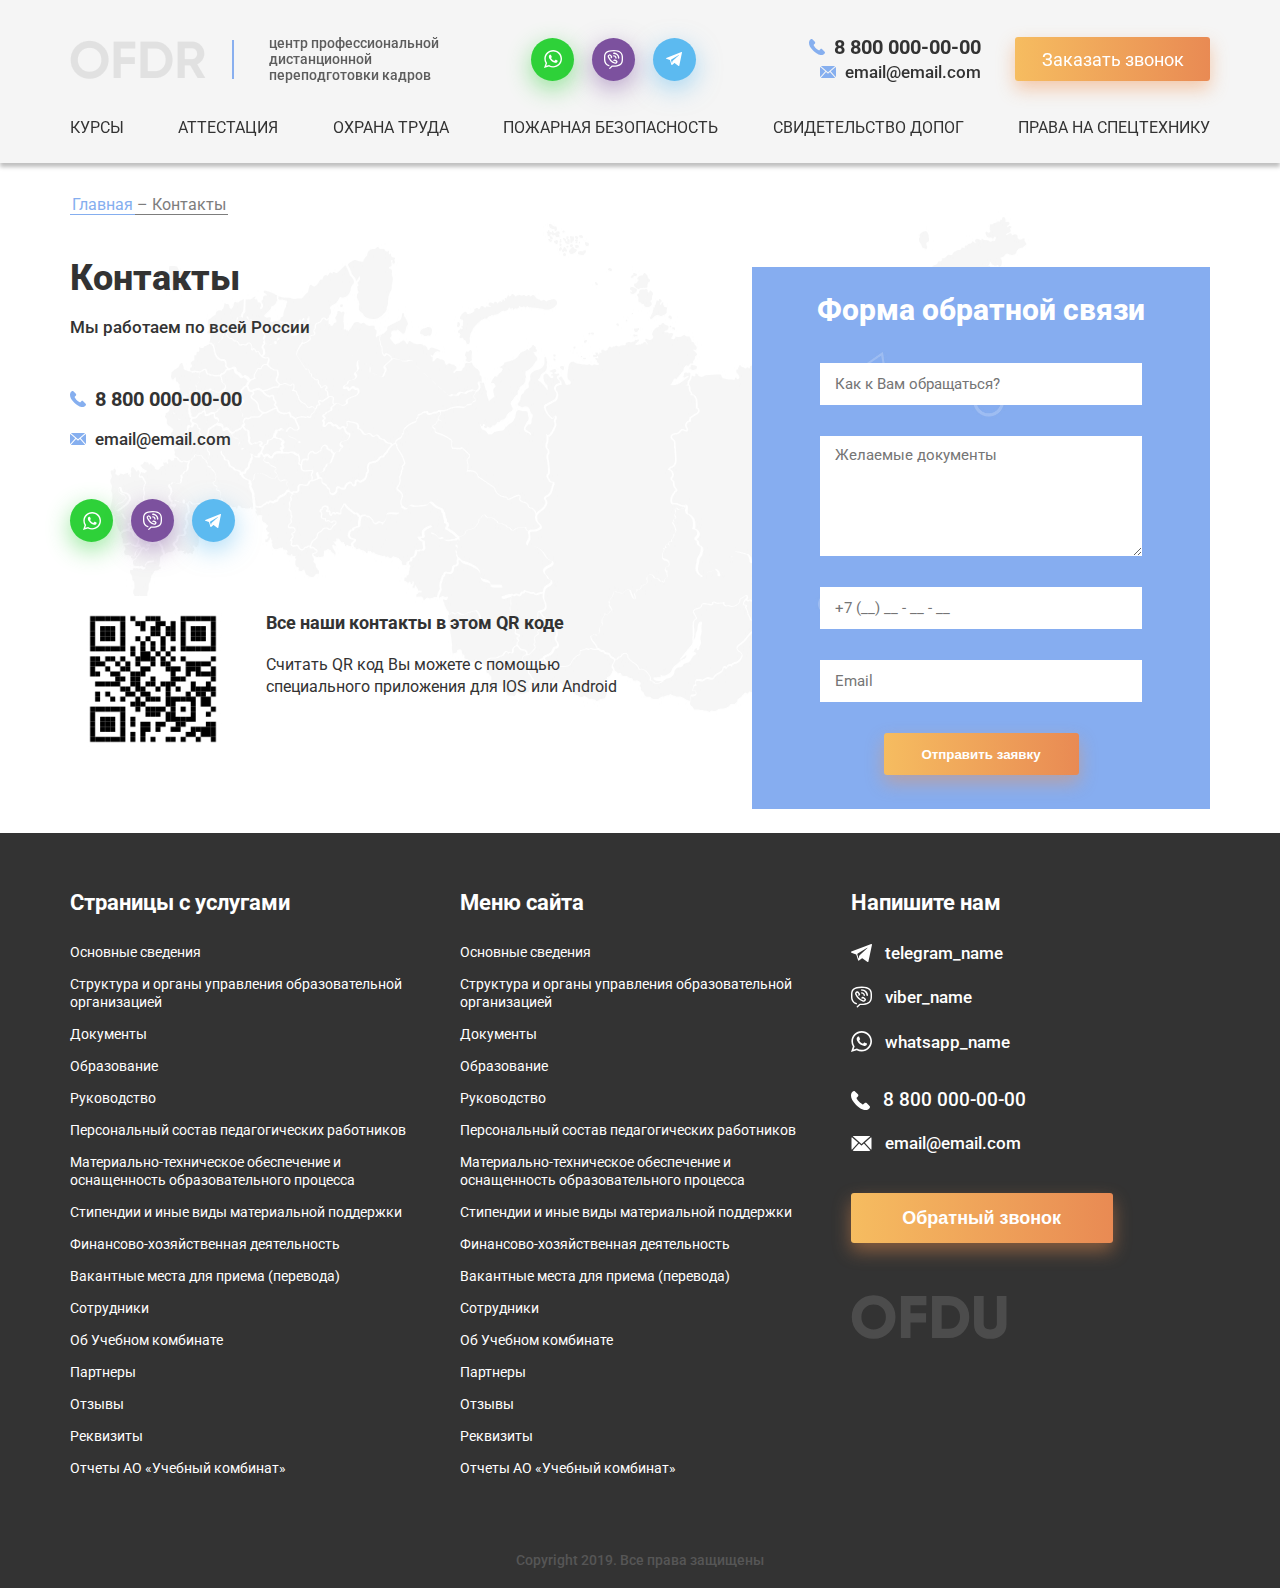
<file: feedback.html>
<!DOCTYPE html>
<html lang="en">

<head>
	<meta charset="UTF-8">
	<meta http-equiv="X-UA-Compatible" content="IE=edge">
	<meta name="viewport" content="width=device-width, initial-scale=1.0">
	<link rel="stylesheet" href="css/style.min.css">
	<script src="js/app.js" defer></script>
	<title>Contacts</title>
</head>

<body>
	<header class="header">
		<div class="header__container container">
			<div class="header__head">
				<div class="header__logo">
					<a href="index.html" class="header__logo-link">
						<img class="header__logo-image" src="img/OFDR.png" alt="OFDR-logo">
					</a>
					<span class="header__logo-description">центр профессиональной дистанционной переподготовки кадров</span>
				</div>
				<div class="header__contacts contacts">
					<div class="contacts__social contacts__social_align-for-header">
						<div class="contacts__item">
							<a class="contacts__icon-link contacts__icon-link_size-for-header contacts__icon-link_color_green"
								href="JavaScript:void(0)">
								<svg class="contacts__icon contacts__icon_header-whatsapp" width="18" height="18"
									viewBox="0 0 18 18" fill="none" xmlns="http://www.w3.org/2000/svg">
									<path fill-rule="evenodd" clip-rule="evenodd"
										d="M18 8.7682C18 13.6108 14.0442 17.5364 9.1636 17.5364C7.6142 17.5364 6.1586 17.1404 4.8922 16.4454L0 18L1.595 13.2956C0.7904 11.9744 0.327 10.4248 0.327 8.7682C0.327 3.9256 4.2832 0 9.1636 0C14.0446 0 18 3.9256 18 8.7682ZM9.1636 1.3964C5.0668 1.3964 1.7344 4.7034 1.7344 8.7682C1.7344 10.3812 2.2602 11.875 3.1496 13.0902L2.2214 15.828L5.0764 14.9206C6.2494 15.6908 7.6546 16.14 9.1638 16.14C13.26 16.14 16.593 12.8334 16.593 8.7686C16.593 4.7038 13.2602 1.3964 9.1636 1.3964ZM13.3279 10.5937C13.4794 10.6664 13.5818 10.7155 13.6258 10.7876C13.6796 10.8772 13.6796 11.3074 13.4996 11.8098C13.3184 12.3114 12.434 12.7954 12.0372 12.8312C11.9692 12.8374 11.9128 12.8509 11.855 12.8648C11.5754 12.9319 11.2628 13.0069 9.4378 12.294C7.40286 11.4987 6.06155 9.52466 5.78435 9.11669C5.76159 9.0832 5.74601 9.06026 5.7378 9.0494L5.73744 9.04892C5.62748 8.90394 4.8534 7.88323 4.8534 6.8268C4.8534 5.83741 5.34316 5.31851 5.56868 5.07957C5.58419 5.06314 5.59844 5.04804 5.6112 5.0342C5.8098 4.8192 6.0446 4.7654 6.189 4.7654C6.26363 4.7654 6.33832 4.77021 6.41049 4.77485C6.47795 4.7792 6.54322 4.7834 6.6042 4.7834C6.61934 4.7834 6.63525 4.78238 6.65184 4.78131C6.77391 4.77345 6.93258 4.76323 7.0914 5.1418C7.14922 5.27975 7.23305 5.48213 7.32206 5.697C7.51075 6.15253 7.72271 6.66422 7.7594 6.7372C7.8138 6.845 7.85 6.9704 7.7774 7.1138C7.76709 7.13443 7.75751 7.15394 7.74835 7.1726C7.69376 7.28383 7.654 7.36484 7.561 7.4724C7.52515 7.51395 7.48808 7.55871 7.451 7.6035C7.37617 7.69387 7.30126 7.78434 7.236 7.8488C7.1278 7.9558 7.0148 8.072 7.141 8.287C7.2674 8.5024 7.7022 9.2056 8.346 9.7752C9.03856 10.3879 9.64031 10.6469 9.94496 10.7781C10.0043 10.8036 10.0523 10.8243 10.0876 10.8418C10.3044 10.9494 10.4306 10.9314 10.557 10.7876C10.6836 10.6442 11.0988 10.1604 11.243 9.9452C11.3872 9.7302 11.532 9.7662 11.7306 9.8378C11.9286 9.9092 12.9938 10.4294 13.2106 10.5368C13.2524 10.5576 13.2916 10.5763 13.3279 10.5937Z"
										fill="white" />
								</svg>
							</a>
						</div>
						<div class="contacts__item">
							<a class="contacts__icon-link contacts__icon-link_size-for-header contacts__icon-link_color_purple"
								href="JavaScript:void(0)">
								<svg class="contacts__icon contacts__icon_header-viber" width="19" height="19"
									viewBox="0 0 19 19" fill="none" xmlns="http://www.w3.org/2000/svg">
									<path
										d="M17.0789 2.12558C15.4992 0.653148 12.9453 -0.0603014 9.48679 0.00398691C5.9995 0.069196 3.66841 0.651139 2.15077 1.83545C0.683408 2.98042 0 4.65585 0 7.10809V9.61082C0 12.5058 1.63166 15.6885 4.75013 16.1701C5.11015 16.2261 5.4493 15.9934 5.50776 15.651C5.56622 15.3088 5.32181 14.9863 4.96179 14.9307C2.59681 14.5654 1.32068 11.9172 1.32068 9.61082V7.10809C1.32068 3.59183 2.6911 1.38685 9.51268 1.25928C12.6053 1.20102 14.8374 1.7946 16.1542 3.0221C17.1804 3.97881 17.6792 5.3153 17.6792 7.10809V9.61082C17.6792 13.4006 15.8901 15.0722 11.3011 15.5644H8.04716C7.87204 15.5644 7.70405 15.6306 7.58026 15.7483L5.28747 17.9282C5.02959 18.1734 5.02959 18.5709 5.28747 18.8161C5.41637 18.9386 5.58542 19 5.75438 19C5.92334 19 6.09238 18.9387 6.22128 18.8161L8.32072 16.8201H11.338C11.3623 16.8201 11.3867 16.8188 11.4109 16.8162C14.0372 16.5389 15.8356 15.8891 17.0704 14.771C18.3688 13.5954 19 11.9075 19 9.61073V7.10809C19 4.99035 18.3537 3.314 17.0789 2.12558Z"
										fill="white" />
									<path
										d="M9.74881 3.9293C9.7489 3.9293 9.7489 3.9293 9.74909 3.9293C10.8788 3.9293 11.9409 4.34931 12.7398 5.11189C13.5388 5.87455 13.9788 6.88858 13.9787 7.96713C13.9787 8.33673 14.2925 8.63637 14.6797 8.63637C14.6798 8.63637 14.6798 8.63637 14.6798 8.63637C15.067 8.63637 15.3809 8.33681 15.3809 7.96722C15.381 6.53112 14.7952 5.18095 13.7314 4.1655C12.6677 3.15004 11.2535 2.59091 9.74909 2.59091C9.74899 2.59091 9.74871 2.59091 9.74862 2.59091C9.36142 2.59091 9.04761 2.89055 9.04761 3.26015C9.0477 3.62966 9.36161 3.9293 9.74881 3.9293Z"
										fill="white" />
									<path
										d="M9.70351 6.43419C10.6138 6.43436 11.3546 7.14136 11.3547 8.01026C11.3548 8.35608 11.6484 8.63645 12.0108 8.63636C12.3731 8.63636 12.6667 8.35591 12.6667 8.01009C12.6664 6.4508 11.3373 5.18207 9.70368 5.18182H9.7036C9.34132 5.18182 9.04769 5.4621 9.04761 5.80792C9.04761 6.15374 9.34123 6.43419 9.70351 6.43419Z"
										fill="white" />
									<path
										d="M6.78974 7.2127C6.4932 7.40626 6.41714 7.79264 6.61983 8.0757C6.82253 8.35876 7.2274 8.43128 7.52394 8.2378C7.75717 8.08563 8.30341 7.72914 8.26508 7.01648C8.24079 6.58995 7.83774 5.98095 7.50391 5.54514C7.0156 4.90749 6.59477 4.52343 6.25573 4.40437C5.93915 4.29186 5.60809 4.28946 5.27105 4.39742C4.57293 4.62195 4.06606 5.0277 3.80534 5.5708C3.55148 6.0995 3.55711 6.7071 3.82174 7.32827C4.44674 8.79183 5.3217 10.0732 6.42815 11.1422C7.54224 12.1927 8.88452 13.0279 10.4184 13.6248C10.7503 13.7537 11.0787 13.8182 11.3943 13.8182C11.697 13.8182 11.988 13.7589 12.2591 13.6403C12.8281 13.3913 13.2531 12.9076 13.4886 12.2404C13.6013 11.9194 13.5988 11.6035 13.4819 11.3034C13.3563 10.9775 12.9539 10.5759 12.2859 10.1098C11.8293 9.79111 11.1913 9.40638 10.7427 9.38312C9.99766 9.34736 9.62453 9.86786 9.46511 10.0905C9.26233 10.3735 9.33822 10.7599 9.63476 10.9536C9.93139 11.1472 10.3361 11.0747 10.539 10.7916C10.6097 10.6929 10.6501 10.648 10.6733 10.6284C11.0385 10.74 12.0797 11.4703 12.2671 11.7501C12.2717 11.768 12.2728 11.7952 12.2554 11.8448C12.1734 12.0774 12.0133 12.3818 11.7171 12.5114C11.4397 12.6326 11.1244 12.5583 10.9091 12.4747C9.53467 11.9398 8.33472 11.1943 7.34805 10.264C6.36787 9.31697 5.58684 8.17157 5.02681 6.86009C4.93903 6.65411 4.86106 6.353 4.98812 6.08841C5.12386 5.80568 5.44287 5.65285 5.68572 5.57469C5.73758 5.55814 5.76612 5.55905 5.7859 5.5636C6.07914 5.74284 6.84369 6.73616 6.96078 7.08479C6.94014 7.10656 6.89322 7.14522 6.78974 7.2127Z"
										fill="white" />
								</svg>
							</a>
						</div>
						<div class="contacts__item">
							<a class="contacts__icon-link contacts__icon-link_size-for-header contacts__icon-link_color_blue"
								href="JavaScript:void(0)">
								<svg class="contacts__icon contacts__icon_header-telegram" width="16" height="14"
									viewBox="0 0 16 14" fill="none" xmlns="http://www.w3.org/2000/svg">
									<path fill-rule="evenodd" clip-rule="evenodd"
										d="M3.96933 8.0958L0.282608 6.71295C-0.0918463 6.57193 -0.0950996 6.04066 0.278288 5.89594L15.4087 0.0300401C15.7295 -0.0946306 16.0604 0.187781 15.9906 0.526311L13.2753 13.6522C13.2113 13.9621 12.8498 14.1026 12.5946 13.9162L8.88801 11.2118C8.66288 11.0475 8.35606 11.0563 8.14064 11.2327L6.0856 12.9164C5.84704 13.1124 5.48763 13.0032 5.39632 12.7078L3.96933 8.0958ZM12.8005 3.01974L5.35628 7.37763C5.07096 7.54501 4.93662 7.87251 5.02881 8.1791L5.83369 10.8672C5.89083 11.0577 6.18172 11.0381 6.20944 10.8413L6.41872 9.36721C6.45817 9.08968 6.59747 8.83399 6.81342 8.64293L12.9571 3.21489C13.072 3.1136 12.9343 2.94165 12.8005 3.01974Z"
										fill="white" />
								</svg>
							</a>
						</div>
					</div>
					<div class="contacts__contact">
						<div class="contacts__item">
							<a class="contacts__icon-link" href="tel:88000000000">
								<svg class="contacts__icon contacts__icon_header-phone" width="16" height="16"
									viewBox="0 0 16 16" fill="none" xmlns="http://www.w3.org/2000/svg">
									<path
										d="M15.6413 12.6552L13.1704 10.1784C12.6782 9.6871 11.8632 9.70203 11.3538 10.2127L10.109 11.4601C10.0303 11.4167 9.94891 11.3713 9.86332 11.3231C9.07719 10.8866 8.00124 10.2882 6.86903 9.15259C5.73347 8.01458 5.1359 6.93454 4.69898 6.14613C4.65288 6.0626 4.6087 5.98207 4.56508 5.90559L5.40057 5.06945L5.81133 4.65725C6.32143 4.14586 6.33549 3.32921 5.84448 2.83648L3.37353 0.359373C2.88251 -0.132666 2.0671 -0.117739 1.55701 0.39365L0.860608 1.09563L0.879638 1.11457C0.646127 1.4132 0.450997 1.75763 0.305788 2.12905C0.171932 2.4826 0.0885942 2.81998 0.0504876 3.15805C-0.275785 5.86906 0.960264 8.34671 4.31474 11.7088C8.95165 16.3559 12.6884 16.0049 12.8496 15.9877C13.2007 15.9457 13.5372 15.8616 13.8791 15.7285C14.2465 15.5847 14.5899 15.3894 14.8877 15.1558L14.9029 15.1694L15.6084 14.477C16.1174 13.9657 16.1321 13.1487 15.6413 12.6552Z"
										fill="var(--color,#86AFEF)" />
								</svg>
							</a>
							<a class="contacts__icon-title contacts__icon-title_phone-header small-margin"
								href="tel:88000000000">8 800 000-00-00</a>
						</div>
						<div class="contacts__item contacts__item_position-for-header">
							<a class="contacts__icon-link" href="mailto:email@email.com">
								<svg class="contacts__icon contacts__icon_header-email" width="16" height="12"
									viewBox="0 0 16 12" fill="none" xmlns="http://www.w3.org/2000/svg">
									<path fill-rule="evenodd" clip-rule="evenodd"
										d="M14.9533 0.251998L8.00002 6.33595L1.04736 0.251998C1.33154 0.0957935 1.65296 0 1.99999 0H14C14.3466 0 14.668 0.0957935 14.9533 0.251998ZM15.7433 10.962C15.9013 10.6759 16 10.3507 16 9.99994V2.00009C16 1.60851 15.8829 1.24614 15.6885 0.937655L10.6914 5.30966L15.7433 10.962ZM9.93854 5.96788L8.32904 7.37705C8.2349 7.45906 8.11767 7.50002 8.00002 7.50002C7.88229 7.50002 7.76507 7.45906 7.67092 7.37705L6.06107 5.96782L0.945304 11.6924C1.25194 11.8848 1.61131 12 1.99995 12H14C14.3886 12 14.7482 11.8848 15.0547 11.6924L9.93854 5.96788ZM0 2.00009C0 1.60847 0.117194 1.24611 0.311551 0.937622L5.30811 5.3087L0.256845 10.962C0.0982006 10.6759 0 10.3507 0 9.99998V2.00009Z"
										fill="var(--color,#86AFEF)" />
								</svg>
							</a>
							<a class="contacts__icon-title small-margin" href="mailto:email@email.com">email@email.com</a>
						</div>
					</div>
				</div>
				<a href="feedback.html" class="button header__button button_size_for-header button_color_orange">Заказать
					звонок</a>
				<div class="header__burger">
					<span class="header__burger-body"></span>
				</div>
			</div>
			<ul class="header__menu menu">
				<li class="menu__item"><a href="JavaScript:void(0)" class="menu__link">Курсы</a></li>
				<li class="menu__item"><a href="attestation.html" class="menu__link">АТТЕСТАЦИЯ</a></li>
				<li class="menu__item"><a href="JavaScript:void(0)" class="menu__link">ОХРАНА ТРУДА</a></li>
				<li class="menu__item"><a href="attestation.html#identity" class="menu__link">ПОЖАРНАЯ БЕЗОПАСНОСТЬ</a></li>
				<li class="menu__item"><a href="JavaScript:void(0)" class="menu__link">СВИДЕТЕЛЬСТВО ДОПОГ</a></li>
				<li class="menu__item"><a href="news.html" class="menu__link">ПРАВА НА СПЕЦТЕХНИКУ</a></li>
			</ul>
		</div>
	</header>
	<main>
		<div class="feedback">
			<div class="feedback__container container">
				<div class="path">
					<a href="index.html">Главная</a>
					<span>&#8211</span>
					<a href="">Контакты</a>
				</div>
				<div class="feedback__main">
					<div class="feedback__contacts contacts">
						<h2 class="feedback__title common-title">Контакты</h2>
						<p class="feedback_undertitle">Мы работаем по всей России</p>
						<div class="feedback__contact">
							<div class="contacts__item contacts__item_for-feedback">
								<a class="contacts__icon-link" href="tel:88000000000">
									<svg class="contacts__icon contacts__icon_header-phone" width="16" height="16"
										viewBox="0 0 16 16" fill="none" xmlns="http://www.w3.org/2000/svg">
										<path
											d="M15.6413 12.6552L13.1704 10.1784C12.6782 9.6871 11.8632 9.70203 11.3538 10.2127L10.109 11.4601C10.0303 11.4167 9.94891 11.3713 9.86332 11.3231C9.07719 10.8866 8.00124 10.2882 6.86903 9.15259C5.73347 8.01458 5.1359 6.93454 4.69898 6.14613C4.65288 6.0626 4.6087 5.98207 4.56508 5.90559L5.40057 5.06945L5.81133 4.65725C6.32143 4.14586 6.33549 3.32921 5.84448 2.83648L3.37353 0.359373C2.88251 -0.132666 2.0671 -0.117739 1.55701 0.39365L0.860608 1.09563L0.879638 1.11457C0.646127 1.4132 0.450997 1.75763 0.305788 2.12905C0.171932 2.4826 0.0885942 2.81998 0.0504876 3.15805C-0.275785 5.86906 0.960264 8.34671 4.31474 11.7088C8.95165 16.3559 12.6884 16.0049 12.8496 15.9877C13.2007 15.9457 13.5372 15.8616 13.8791 15.7285C14.2465 15.5847 14.5899 15.3894 14.8877 15.1558L14.9029 15.1694L15.6084 14.477C16.1174 13.9657 16.1321 13.1487 15.6413 12.6552Z"
											fill="var(--color,#86AFEF)" />
									</svg>
								</a>
								<a class="contacts__icon-title contacts__icon-title_phone-header small-margin"
									href="tel:88000000000">8
									800 000-00-00</a>
							</div>
							<div class="contacts__item contacts__item_for-feedback">
								<a class="contacts__icon-link" href="mailto:email@email.com">
									<svg class="contacts__icon contacts__icon_header-email" width="16" height="12"
										viewBox="0 0 16 12" fill="none" xmlns="http://www.w3.org/2000/svg">
										<path fill-rule="evenodd" clip-rule="evenodd"
											d="M14.9533 0.251998L8.00002 6.33595L1.04736 0.251998C1.33154 0.0957935 1.65296 0 1.99999 0H14C14.3466 0 14.668 0.0957935 14.9533 0.251998ZM15.7433 10.962C15.9013 10.6759 16 10.3507 16 9.99994V2.00009C16 1.60851 15.8829 1.24614 15.6885 0.937655L10.6914 5.30966L15.7433 10.962ZM9.93854 5.96788L8.32904 7.37705C8.2349 7.45906 8.11767 7.50002 8.00002 7.50002C7.88229 7.50002 7.76507 7.45906 7.67092 7.37705L6.06107 5.96782L0.945304 11.6924C1.25194 11.8848 1.61131 12 1.99995 12H14C14.3886 12 14.7482 11.8848 15.0547 11.6924L9.93854 5.96788ZM0 2.00009C0 1.60847 0.117194 1.24611 0.311551 0.937622L5.30811 5.3087L0.256845 10.962C0.0982006 10.6759 0 10.3507 0 9.99998V2.00009Z"
											fill="var(--color,#86AFEF)" />
									</svg>
								</a>
								<a class="contacts__icon-title small-margin" href="mailto:email@email.com">email@email.com</a>
							</div>
						</div>
						<div class="feedback__social contacts__social_align-for-header">
							<div class="contacts__item">
								<a class="contacts__icon-link contacts__icon-link_size-for-header contacts__icon-link_color_green"
									href="JavaScript:void(0)">
									<svg class="contacts__icon contacts__icon_header-whatsapp" width="18" height="18"
										viewBox="0 0 18 18" fill="none" xmlns="http://www.w3.org/2000/svg">
										<path fill-rule="evenodd" clip-rule="evenodd"
											d="M18 8.7682C18 13.6108 14.0442 17.5364 9.1636 17.5364C7.6142 17.5364 6.1586 17.1404 4.8922 16.4454L0 18L1.595 13.2956C0.7904 11.9744 0.327 10.4248 0.327 8.7682C0.327 3.9256 4.2832 0 9.1636 0C14.0446 0 18 3.9256 18 8.7682ZM9.1636 1.3964C5.0668 1.3964 1.7344 4.7034 1.7344 8.7682C1.7344 10.3812 2.2602 11.875 3.1496 13.0902L2.2214 15.828L5.0764 14.9206C6.2494 15.6908 7.6546 16.14 9.1638 16.14C13.26 16.14 16.593 12.8334 16.593 8.7686C16.593 4.7038 13.2602 1.3964 9.1636 1.3964ZM13.3279 10.5937C13.4794 10.6664 13.5818 10.7155 13.6258 10.7876C13.6796 10.8772 13.6796 11.3074 13.4996 11.8098C13.3184 12.3114 12.434 12.7954 12.0372 12.8312C11.9692 12.8374 11.9128 12.8509 11.855 12.8648C11.5754 12.9319 11.2628 13.0069 9.4378 12.294C7.40286 11.4987 6.06155 9.52466 5.78435 9.11669C5.76159 9.0832 5.74601 9.06026 5.7378 9.0494L5.73744 9.04892C5.62748 8.90394 4.8534 7.88323 4.8534 6.8268C4.8534 5.83741 5.34316 5.31851 5.56868 5.07957C5.58419 5.06314 5.59844 5.04804 5.6112 5.0342C5.8098 4.8192 6.0446 4.7654 6.189 4.7654C6.26363 4.7654 6.33832 4.77021 6.41049 4.77485C6.47795 4.7792 6.54322 4.7834 6.6042 4.7834C6.61934 4.7834 6.63525 4.78238 6.65184 4.78131C6.77391 4.77345 6.93258 4.76323 7.0914 5.1418C7.14922 5.27975 7.23305 5.48213 7.32206 5.697C7.51075 6.15253 7.72271 6.66422 7.7594 6.7372C7.8138 6.845 7.85 6.9704 7.7774 7.1138C7.76709 7.13443 7.75751 7.15394 7.74835 7.1726C7.69376 7.28383 7.654 7.36484 7.561 7.4724C7.52515 7.51395 7.48808 7.55871 7.451 7.6035C7.37617 7.69387 7.30126 7.78434 7.236 7.8488C7.1278 7.9558 7.0148 8.072 7.141 8.287C7.2674 8.5024 7.7022 9.2056 8.346 9.7752C9.03856 10.3879 9.64031 10.6469 9.94496 10.7781C10.0043 10.8036 10.0523 10.8243 10.0876 10.8418C10.3044 10.9494 10.4306 10.9314 10.557 10.7876C10.6836 10.6442 11.0988 10.1604 11.243 9.9452C11.3872 9.7302 11.532 9.7662 11.7306 9.8378C11.9286 9.9092 12.9938 10.4294 13.2106 10.5368C13.2524 10.5576 13.2916 10.5763 13.3279 10.5937Z"
											fill="white" />
									</svg>
								</a>
							</div>
							<div class="contacts__item">
								<a class="contacts__icon-link contacts__icon-link_size-for-header contacts__icon-link_color_purple"
									href="JavaScript:void(0)">
									<svg class="contacts__icon contacts__icon_header-viber" width="19" height="19" viewBox="0 0 19 19" fill="none"
										xmlns="http://www.w3.org/2000/svg">
										<path
											d="M17.0789 2.12558C15.4992 0.653148 12.9453 -0.0603014 9.48679 0.00398691C5.9995 0.069196 3.66841 0.651139 2.15077 1.83545C0.683408 2.98042 0 4.65585 0 7.10809V9.61082C0 12.5058 1.63166 15.6885 4.75013 16.1701C5.11015 16.2261 5.4493 15.9934 5.50776 15.651C5.56622 15.3088 5.32181 14.9863 4.96179 14.9307C2.59681 14.5654 1.32068 11.9172 1.32068 9.61082V7.10809C1.32068 3.59183 2.6911 1.38685 9.51268 1.25928C12.6053 1.20102 14.8374 1.7946 16.1542 3.0221C17.1804 3.97881 17.6792 5.3153 17.6792 7.10809V9.61082C17.6792 13.4006 15.8901 15.0722 11.3011 15.5644H8.04716C7.87204 15.5644 7.70405 15.6306 7.58026 15.7483L5.28747 17.9282C5.02959 18.1734 5.02959 18.5709 5.28747 18.8161C5.41637 18.9386 5.58542 19 5.75438 19C5.92334 19 6.09238 18.9387 6.22128 18.8161L8.32072 16.8201H11.338C11.3623 16.8201 11.3867 16.8188 11.4109 16.8162C14.0372 16.5389 15.8356 15.8891 17.0704 14.771C18.3688 13.5954 19 11.9075 19 9.61073V7.10809C19 4.99035 18.3537 3.314 17.0789 2.12558Z"
											fill="white" />
										<path
											d="M9.74881 3.9293C9.7489 3.9293 9.7489 3.9293 9.74909 3.9293C10.8788 3.9293 11.9409 4.34931 12.7398 5.11189C13.5388 5.87455 13.9788 6.88858 13.9787 7.96713C13.9787 8.33673 14.2925 8.63637 14.6797 8.63637C14.6798 8.63637 14.6798 8.63637 14.6798 8.63637C15.067 8.63637 15.3809 8.33681 15.3809 7.96722C15.381 6.53112 14.7952 5.18095 13.7314 4.1655C12.6677 3.15004 11.2535 2.59091 9.74909 2.59091C9.74899 2.59091 9.74871 2.59091 9.74862 2.59091C9.36142 2.59091 9.04761 2.89055 9.04761 3.26015C9.0477 3.62966 9.36161 3.9293 9.74881 3.9293Z"
											fill="white" />
										<path
											d="M9.70351 6.43419C10.6138 6.43436 11.3546 7.14136 11.3547 8.01026C11.3548 8.35608 11.6484 8.63645 12.0108 8.63636C12.3731 8.63636 12.6667 8.35591 12.6667 8.01009C12.6664 6.4508 11.3373 5.18207 9.70368 5.18182H9.7036C9.34132 5.18182 9.04769 5.4621 9.04761 5.80792C9.04761 6.15374 9.34123 6.43419 9.70351 6.43419Z"
											fill="white" />
										<path
											d="M6.78974 7.2127C6.4932 7.40626 6.41714 7.79264 6.61983 8.0757C6.82253 8.35876 7.2274 8.43128 7.52394 8.2378C7.75717 8.08563 8.30341 7.72914 8.26508 7.01648C8.24079 6.58995 7.83774 5.98095 7.50391 5.54514C7.0156 4.90749 6.59477 4.52343 6.25573 4.40437C5.93915 4.29186 5.60809 4.28946 5.27105 4.39742C4.57293 4.62195 4.06606 5.0277 3.80534 5.5708C3.55148 6.0995 3.55711 6.7071 3.82174 7.32827C4.44674 8.79183 5.3217 10.0732 6.42815 11.1422C7.54224 12.1927 8.88452 13.0279 10.4184 13.6248C10.7503 13.7537 11.0787 13.8182 11.3943 13.8182C11.697 13.8182 11.988 13.7589 12.2591 13.6403C12.8281 13.3913 13.2531 12.9076 13.4886 12.2404C13.6013 11.9194 13.5988 11.6035 13.4819 11.3034C13.3563 10.9775 12.9539 10.5759 12.2859 10.1098C11.8293 9.79111 11.1913 9.40638 10.7427 9.38312C9.99766 9.34736 9.62453 9.86786 9.46511 10.0905C9.26233 10.3735 9.33822 10.7599 9.63476 10.9536C9.93139 11.1472 10.3361 11.0747 10.539 10.7916C10.6097 10.6929 10.6501 10.648 10.6733 10.6284C11.0385 10.74 12.0797 11.4703 12.2671 11.7501C12.2717 11.768 12.2728 11.7952 12.2554 11.8448C12.1734 12.0774 12.0133 12.3818 11.7171 12.5114C11.4397 12.6326 11.1244 12.5583 10.9091 12.4747C9.53467 11.9398 8.33472 11.1943 7.34805 10.264C6.36787 9.31697 5.58684 8.17157 5.02681 6.86009C4.93903 6.65411 4.86106 6.353 4.98812 6.08841C5.12386 5.80568 5.44287 5.65285 5.68572 5.57469C5.73758 5.55814 5.76612 5.55905 5.7859 5.5636C6.07914 5.74284 6.84369 6.73616 6.96078 7.08479C6.94014 7.10656 6.89322 7.14522 6.78974 7.2127Z"
											fill="white" />
									</svg>
								</a>
							</div>
							<div class="contacts__item">
								<a class="contacts__icon-link contacts__icon-link_size-for-header contacts__icon-link_color_blue"
									href="JavaScript:void(0)">
									<svg class="contacts__icon contacts__icon_header-telegram" width="16" height="14"
										viewBox="0 0 16 14" fill="none" xmlns="http://www.w3.org/2000/svg">
										<path fill-rule="evenodd" clip-rule="evenodd"
											d="M3.96933 8.0958L0.282608 6.71295C-0.0918463 6.57193 -0.0950996 6.04066 0.278288 5.89594L15.4087 0.0300401C15.7295 -0.0946306 16.0604 0.187781 15.9906 0.526311L13.2753 13.6522C13.2113 13.9621 12.8498 14.1026 12.5946 13.9162L8.88801 11.2118C8.66288 11.0475 8.35606 11.0563 8.14064 11.2327L6.0856 12.9164C5.84704 13.1124 5.48763 13.0032 5.39632 12.7078L3.96933 8.0958ZM12.8005 3.01974L5.35628 7.37763C5.07096 7.54501 4.93662 7.87251 5.02881 8.1791L5.83369 10.8672C5.89083 11.0577 6.18172 11.0381 6.20944 10.8413L6.41872 9.36721C6.45817 9.08968 6.59747 8.83399 6.81342 8.64293L12.9571 3.21489C13.072 3.1136 12.9343 2.94165 12.8005 3.01974Z"
											fill="white" />
									</svg>
								</a>
							</div>
						</div>
						<div class="feedback__qr qr">
							<div class="qr__image">
								<img src='img/qr.jpg' alt='qr-code'>
							</div>
							<div class="qr__info">
								<p class="qr__title">Все наши контакты в этом QR коде</p>
								<p class="qr__undertitle">Считать QR код Вы можете с помощью специального приложения для IOS или
									Android</p>
							</div>
						</div>
					</div>
					<div class="feedback__identity identity">
						<h2 class="identity__title identity__title_feedback">Форма обратной связи</h2>
						<form class="identity__form identity__form_for-feedback" action="">
							<div class="identity__contacts identity__contacts_for-feedback">
								<div class="identity__field-area identity__field-area_feedback">
									<input class="identity__field identity__field_small-height" type="text"
										placeholder="Как к Вам обращаться?">
								</div>
								<div
									class="identity__field-area identity__field-area_textarea identity__field-area_textarea-feedback">
									<textarea class="identity__field identity__field_textarea"
										placeholder="Желаемые документы"></textarea>
								</div>
								<div
									class="identity__field-area identity__field-area_phone identity__field-area_phone-feedback">
									<input class="identity__field identity__field_small-height" name="phone" type="tel"
										placeholder="+7 (__) __ - __ - __">
								</div>
								<div
									class="identity__field-area identity__field-area_email identity__field-area_email-feedback">
									<input class="identity__field identity__field_small-height" name="email" type="email"
										placeholder="Email">
								</div>
								<button class="identity__button button button_size_for-feedback-form button_color_orange"
									type="submit">Отправить заявку</button>
							</div>
						</form>
					</div>
				</div>
			</div>

		</div>

	</main>
	<footer class="footer">
	<div class="footer__container container">
		<div class="footer__body">
			<div class="footer__column">
				<h4 class="footer__header">Страницы с услугами</h4>
				<div class="footer__links">
					<a class="footer__link" href="JavaScript:void(0)">Основные сведения</a>
					<a class="footer__link" href="JavaScript:void(0)">Структура и органы управления образовательной организацией</a>
					<a class="footer__link" href="JavaScript:void(0)">Документы</a>
					<a class="footer__link" href="JavaScript:void(0)">Образование</a>
					<a class="footer__link" href="JavaScript:void(0)">Руководство</a>
					<a class="footer__link" href="JavaScript:void(0)">Персональный состав педагогических работников</a>
					<a class="footer__link" href="JavaScript:void(0)">Материально-техническое обеспечение и оснащенность образовательного процесса</a>
					<a class="footer__link" href="JavaScript:void(0)">Стипендии и иные виды материальной поддержки</a>
					<a class="footer__link" href="JavaScript:void(0)">Финансово-хозяйственная деятельность</a>
					<a class="footer__link" href="JavaScript:void(0)">Вакантные места для приема (перевода)</a>
					<a class="footer__link" href="JavaScript:void(0)">Сотрудники</a>
					<a class="footer__link" href="JavaScript:void(0)">Об Учебном комбинате</a>
					<a class="footer__link" href="JavaScript:void(0)">Партнеры</a>
					<a class="footer__link" href="JavaScript:void(0)">Отзывы</a>
					<a class="footer__link" href="JavaScript:void(0)">Реквизиты</a>
					<a class="footer__link" href="JavaScript:void(0)">Отчеты АО «Учебный комбинат»</a>
				</div>
			</div>
			<div class="footer__column">
				<h4 class="footer__header">Меню сайта</h4>
				<div class="footer__links">
					<a class="footer__link" href="JavaScript:void(0)">Основные сведения</a>
					<a class="footer__link" href="JavaScript:void(0)">Структура и органы управления образовательной организацией</a>
					<a class="footer__link" href="JavaScript:void(0)">Документы</a>
					<a class="footer__link" href="JavaScript:void(0)">Образование</a>
					<a class="footer__link" href="JavaScript:void(0)">Руководство</a>
					<a class="footer__link" href="JavaScript:void(0)">Персональный состав педагогических работников</a>
					<a class="footer__link" href="JavaScript:void(0)">Материально-техническое обеспечение и оснащенность образовательного процесса</a>
					<a class="footer__link" href="JavaScript:void(0)">Стипендии и иные виды материальной поддержки</a>
					<a class="footer__link" href="JavaScript:void(0)">Финансово-хозяйственная деятельность</a>
					<a class="footer__link" href="JavaScript:void(0)">Вакантные места для приема (перевода)</a>
					<a class="footer__link" href="JavaScript:void(0)">Сотрудники</a>
					<a class="footer__link" href="JavaScript:void(0)">Об Учебном комбинате</a>
					<a class="footer__link" href="JavaScript:void(0)">Партнеры</a>
					<a class="footer__link" href="JavaScript:void(0)">Отзывы</a>
					<a class="footer__link" href="JavaScript:void(0)">Реквизиты</a>
					<a class="footer__link" href="JavaScript:void(0)">Отчеты АО «Учебный комбинат»</a>
				</div>
			</div>
			<div class="footer__column">
				<h4 class="footer__header">Напишите нам</h4>
				<div class="footer__contacts contacts">
					<div class="contacts__social contacts__social_order-for-footer">
						<div class="contacts__item contacts__item_margin-for-footer">
							<a class="contacts__icon-link" href="JavaScript:void(0)">
								<svg class="contacts__icon contacts__icon_footer-whatsapp">
									<use xlink:href="img/icons/icons.svg#whatsapp-logo"></use>
								</svg>
							</a>
							<a class="contacts__icon-title" href="JavaScript:void(0)">whatsapp_name</a>
						</div>
						<div class="contacts__item contacts__item_margin-for-footer">
							<a class="contacts__icon-link" href="JavaScript:void(0)">
								<svg class="contacts__icon contacts__icon_footer-viber">
									<use xlink:href="img/icons/icons.svg#viber-logo"></use>
								</svg>
							</a>
							<a class="contacts__icon-title" href="JavaScript:void(0)">viber_name</a>
						</div>
						<div class="contacts__item contacts__item_margin-for-footer">
							<a class="contacts__icon-link" href="JavaScript:void(0)">
								<svg class="contacts__icon contacts__icon_footer-telegram">
									<use xlink:href="img/icons/icons.svg#telegram"></use>
								</svg>
							</a>
							<a class="contacts__icon-title" href="JavaScript:void(0)">telegram_name</a>
						</div>
					</div>
					<div class="contacts__contact contacts_margin-for-footer">
						<div class="contacts__item">
							<a class="contacts__icon-link" href="tel:88000000000">
								<svg class="contacts__icon contacts__icon_footer-phone white-icon">
									<use xlink:href="img/icons/icons.svg#call-answer"></use>
								</svg>
							</a>
							<a class="contacts__icon-title contacts__icon-title_phone-footer"  href="tel:88000000000">8 800 000-00-00</a>
						</div>
						<div class="contacts__item contacts__item_position-for-footer">
							<a class="contacts__icon-link" href="mailto:email@email.com">
								<svg class="contacts__icon contacts__icon_footer-email white-icon">
									<use xlink:href="img/icons/icons.svg#mail-black-envelope-symbol"></use>
								</svg>
							</a>
							<a class="contacts__icon-title" href="mailto:email@email.com">email@email.com</a>
						</div>
					</div>
				</div>
				<button class="footer__button button button_size_for-footer button_color_orange">Обратный звонок</button>
				<a href="index.html" class="footer__logo">
					<img class="footer__logo-image" src='img/OFDU.svg' alt=''>
				</a>
			</div>
		</div>
	</div>
	<div class="footer__footer">
		Copyright 2019. Все права защищены
	</div>
</footer>
</body>

</html>
</file>
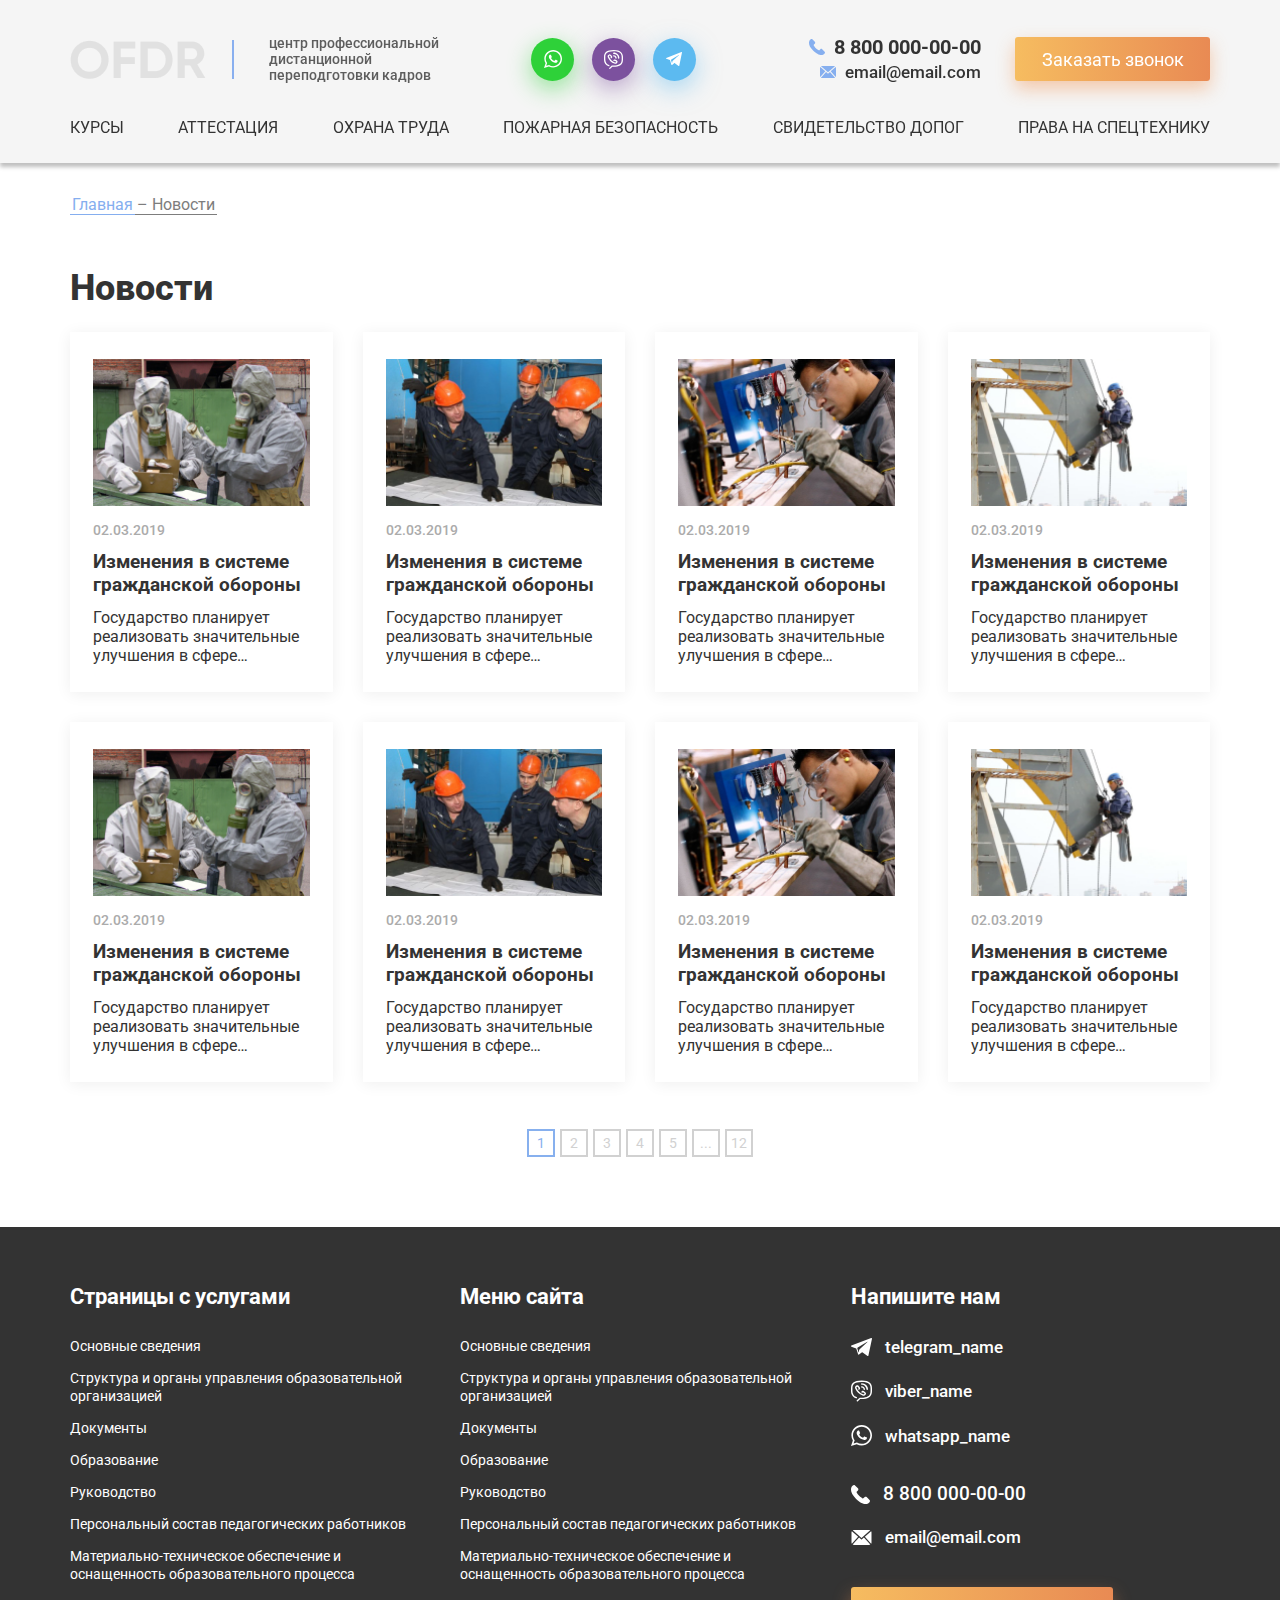
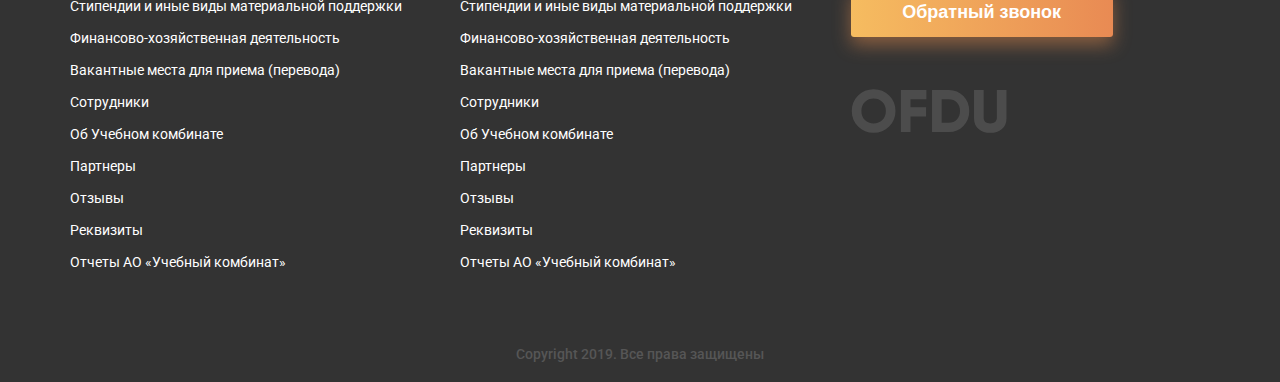
<file: news.html>
<!DOCTYPE html>
<html lang="en">

<head>
	<meta charset="UTF-8">
	<meta http-equiv="X-UA-Compatible" content="IE=edge">
	<meta name="viewport" content="width=device-width, initial-scale=1.0">
	<link rel="stylesheet" href="css/style.min.css">
	<script src="js/app.js" defer></script>
	<title>News</title>
</head>

<body>
	<header class="header">
		<div class="header__container container">
			<div class="header__head">
				<div class="header__logo">
					<a href="index.html" class="header__logo-link">
						<img class="header__logo-image" src="img/OFDR.png" alt="OFDR-logo">
					</a>
					<span class="header__logo-description">центр профессиональной дистанционной переподготовки кадров</span>
				</div>
				<div class="header__contacts contacts">
					<div class="contacts__social contacts__social_align-for-header">
						<div class="contacts__item">
							<a class="contacts__icon-link contacts__icon-link_size-for-header contacts__icon-link_color_green"
								href="JavaScript:void(0)">
								<svg class="contacts__icon contacts__icon_header-whatsapp" width="18" height="18"
									viewBox="0 0 18 18" fill="none" xmlns="http://www.w3.org/2000/svg">
									<path fill-rule="evenodd" clip-rule="evenodd"
										d="M18 8.7682C18 13.6108 14.0442 17.5364 9.1636 17.5364C7.6142 17.5364 6.1586 17.1404 4.8922 16.4454L0 18L1.595 13.2956C0.7904 11.9744 0.327 10.4248 0.327 8.7682C0.327 3.9256 4.2832 0 9.1636 0C14.0446 0 18 3.9256 18 8.7682ZM9.1636 1.3964C5.0668 1.3964 1.7344 4.7034 1.7344 8.7682C1.7344 10.3812 2.2602 11.875 3.1496 13.0902L2.2214 15.828L5.0764 14.9206C6.2494 15.6908 7.6546 16.14 9.1638 16.14C13.26 16.14 16.593 12.8334 16.593 8.7686C16.593 4.7038 13.2602 1.3964 9.1636 1.3964ZM13.3279 10.5937C13.4794 10.6664 13.5818 10.7155 13.6258 10.7876C13.6796 10.8772 13.6796 11.3074 13.4996 11.8098C13.3184 12.3114 12.434 12.7954 12.0372 12.8312C11.9692 12.8374 11.9128 12.8509 11.855 12.8648C11.5754 12.9319 11.2628 13.0069 9.4378 12.294C7.40286 11.4987 6.06155 9.52466 5.78435 9.11669C5.76159 9.0832 5.74601 9.06026 5.7378 9.0494L5.73744 9.04892C5.62748 8.90394 4.8534 7.88323 4.8534 6.8268C4.8534 5.83741 5.34316 5.31851 5.56868 5.07957C5.58419 5.06314 5.59844 5.04804 5.6112 5.0342C5.8098 4.8192 6.0446 4.7654 6.189 4.7654C6.26363 4.7654 6.33832 4.77021 6.41049 4.77485C6.47795 4.7792 6.54322 4.7834 6.6042 4.7834C6.61934 4.7834 6.63525 4.78238 6.65184 4.78131C6.77391 4.77345 6.93258 4.76323 7.0914 5.1418C7.14922 5.27975 7.23305 5.48213 7.32206 5.697C7.51075 6.15253 7.72271 6.66422 7.7594 6.7372C7.8138 6.845 7.85 6.9704 7.7774 7.1138C7.76709 7.13443 7.75751 7.15394 7.74835 7.1726C7.69376 7.28383 7.654 7.36484 7.561 7.4724C7.52515 7.51395 7.48808 7.55871 7.451 7.6035C7.37617 7.69387 7.30126 7.78434 7.236 7.8488C7.1278 7.9558 7.0148 8.072 7.141 8.287C7.2674 8.5024 7.7022 9.2056 8.346 9.7752C9.03856 10.3879 9.64031 10.6469 9.94496 10.7781C10.0043 10.8036 10.0523 10.8243 10.0876 10.8418C10.3044 10.9494 10.4306 10.9314 10.557 10.7876C10.6836 10.6442 11.0988 10.1604 11.243 9.9452C11.3872 9.7302 11.532 9.7662 11.7306 9.8378C11.9286 9.9092 12.9938 10.4294 13.2106 10.5368C13.2524 10.5576 13.2916 10.5763 13.3279 10.5937Z"
										fill="white" />
								</svg>
							</a>
						</div>
						<div class="contacts__item">
							<a class="contacts__icon-link contacts__icon-link_size-for-header contacts__icon-link_color_purple"
								href="JavaScript:void(0)">
								<svg class="contacts__icon contacts__icon_header-viber" width="19" height="19"
									viewBox="0 0 19 19" fill="none" xmlns="http://www.w3.org/2000/svg">
									<path
										d="M17.0789 2.12558C15.4992 0.653148 12.9453 -0.0603014 9.48679 0.00398691C5.9995 0.069196 3.66841 0.651139 2.15077 1.83545C0.683408 2.98042 0 4.65585 0 7.10809V9.61082C0 12.5058 1.63166 15.6885 4.75013 16.1701C5.11015 16.2261 5.4493 15.9934 5.50776 15.651C5.56622 15.3088 5.32181 14.9863 4.96179 14.9307C2.59681 14.5654 1.32068 11.9172 1.32068 9.61082V7.10809C1.32068 3.59183 2.6911 1.38685 9.51268 1.25928C12.6053 1.20102 14.8374 1.7946 16.1542 3.0221C17.1804 3.97881 17.6792 5.3153 17.6792 7.10809V9.61082C17.6792 13.4006 15.8901 15.0722 11.3011 15.5644H8.04716C7.87204 15.5644 7.70405 15.6306 7.58026 15.7483L5.28747 17.9282C5.02959 18.1734 5.02959 18.5709 5.28747 18.8161C5.41637 18.9386 5.58542 19 5.75438 19C5.92334 19 6.09238 18.9387 6.22128 18.8161L8.32072 16.8201H11.338C11.3623 16.8201 11.3867 16.8188 11.4109 16.8162C14.0372 16.5389 15.8356 15.8891 17.0704 14.771C18.3688 13.5954 19 11.9075 19 9.61073V7.10809C19 4.99035 18.3537 3.314 17.0789 2.12558Z"
										fill="white" />
									<path
										d="M9.74881 3.9293C9.7489 3.9293 9.7489 3.9293 9.74909 3.9293C10.8788 3.9293 11.9409 4.34931 12.7398 5.11189C13.5388 5.87455 13.9788 6.88858 13.9787 7.96713C13.9787 8.33673 14.2925 8.63637 14.6797 8.63637C14.6798 8.63637 14.6798 8.63637 14.6798 8.63637C15.067 8.63637 15.3809 8.33681 15.3809 7.96722C15.381 6.53112 14.7952 5.18095 13.7314 4.1655C12.6677 3.15004 11.2535 2.59091 9.74909 2.59091C9.74899 2.59091 9.74871 2.59091 9.74862 2.59091C9.36142 2.59091 9.04761 2.89055 9.04761 3.26015C9.0477 3.62966 9.36161 3.9293 9.74881 3.9293Z"
										fill="white" />
									<path
										d="M9.70351 6.43419C10.6138 6.43436 11.3546 7.14136 11.3547 8.01026C11.3548 8.35608 11.6484 8.63645 12.0108 8.63636C12.3731 8.63636 12.6667 8.35591 12.6667 8.01009C12.6664 6.4508 11.3373 5.18207 9.70368 5.18182H9.7036C9.34132 5.18182 9.04769 5.4621 9.04761 5.80792C9.04761 6.15374 9.34123 6.43419 9.70351 6.43419Z"
										fill="white" />
									<path
										d="M6.78974 7.2127C6.4932 7.40626 6.41714 7.79264 6.61983 8.0757C6.82253 8.35876 7.2274 8.43128 7.52394 8.2378C7.75717 8.08563 8.30341 7.72914 8.26508 7.01648C8.24079 6.58995 7.83774 5.98095 7.50391 5.54514C7.0156 4.90749 6.59477 4.52343 6.25573 4.40437C5.93915 4.29186 5.60809 4.28946 5.27105 4.39742C4.57293 4.62195 4.06606 5.0277 3.80534 5.5708C3.55148 6.0995 3.55711 6.7071 3.82174 7.32827C4.44674 8.79183 5.3217 10.0732 6.42815 11.1422C7.54224 12.1927 8.88452 13.0279 10.4184 13.6248C10.7503 13.7537 11.0787 13.8182 11.3943 13.8182C11.697 13.8182 11.988 13.7589 12.2591 13.6403C12.8281 13.3913 13.2531 12.9076 13.4886 12.2404C13.6013 11.9194 13.5988 11.6035 13.4819 11.3034C13.3563 10.9775 12.9539 10.5759 12.2859 10.1098C11.8293 9.79111 11.1913 9.40638 10.7427 9.38312C9.99766 9.34736 9.62453 9.86786 9.46511 10.0905C9.26233 10.3735 9.33822 10.7599 9.63476 10.9536C9.93139 11.1472 10.3361 11.0747 10.539 10.7916C10.6097 10.6929 10.6501 10.648 10.6733 10.6284C11.0385 10.74 12.0797 11.4703 12.2671 11.7501C12.2717 11.768 12.2728 11.7952 12.2554 11.8448C12.1734 12.0774 12.0133 12.3818 11.7171 12.5114C11.4397 12.6326 11.1244 12.5583 10.9091 12.4747C9.53467 11.9398 8.33472 11.1943 7.34805 10.264C6.36787 9.31697 5.58684 8.17157 5.02681 6.86009C4.93903 6.65411 4.86106 6.353 4.98812 6.08841C5.12386 5.80568 5.44287 5.65285 5.68572 5.57469C5.73758 5.55814 5.76612 5.55905 5.7859 5.5636C6.07914 5.74284 6.84369 6.73616 6.96078 7.08479C6.94014 7.10656 6.89322 7.14522 6.78974 7.2127Z"
										fill="white" />
								</svg>
							</a>
						</div>
						<div class="contacts__item">
							<a class="contacts__icon-link contacts__icon-link_size-for-header contacts__icon-link_color_blue"
								href="JavaScript:void(0)">
								<svg class="contacts__icon contacts__icon_header-telegram" width="16" height="14"
									viewBox="0 0 16 14" fill="none" xmlns="http://www.w3.org/2000/svg">
									<path fill-rule="evenodd" clip-rule="evenodd"
										d="M3.96933 8.0958L0.282608 6.71295C-0.0918463 6.57193 -0.0950996 6.04066 0.278288 5.89594L15.4087 0.0300401C15.7295 -0.0946306 16.0604 0.187781 15.9906 0.526311L13.2753 13.6522C13.2113 13.9621 12.8498 14.1026 12.5946 13.9162L8.88801 11.2118C8.66288 11.0475 8.35606 11.0563 8.14064 11.2327L6.0856 12.9164C5.84704 13.1124 5.48763 13.0032 5.39632 12.7078L3.96933 8.0958ZM12.8005 3.01974L5.35628 7.37763C5.07096 7.54501 4.93662 7.87251 5.02881 8.1791L5.83369 10.8672C5.89083 11.0577 6.18172 11.0381 6.20944 10.8413L6.41872 9.36721C6.45817 9.08968 6.59747 8.83399 6.81342 8.64293L12.9571 3.21489C13.072 3.1136 12.9343 2.94165 12.8005 3.01974Z"
										fill="white" />
								</svg>
							</a>
						</div>
					</div>
					<div class="contacts__contact">
						<div class="contacts__item">
							<a class="contacts__icon-link" href="tel:88000000000">
								<svg class="contacts__icon contacts__icon_header-phone" width="16" height="16"
									viewBox="0 0 16 16" fill="none" xmlns="http://www.w3.org/2000/svg">
									<path
										d="M15.6413 12.6552L13.1704 10.1784C12.6782 9.6871 11.8632 9.70203 11.3538 10.2127L10.109 11.4601C10.0303 11.4167 9.94891 11.3713 9.86332 11.3231C9.07719 10.8866 8.00124 10.2882 6.86903 9.15259C5.73347 8.01458 5.1359 6.93454 4.69898 6.14613C4.65288 6.0626 4.6087 5.98207 4.56508 5.90559L5.40057 5.06945L5.81133 4.65725C6.32143 4.14586 6.33549 3.32921 5.84448 2.83648L3.37353 0.359373C2.88251 -0.132666 2.0671 -0.117739 1.55701 0.39365L0.860608 1.09563L0.879638 1.11457C0.646127 1.4132 0.450997 1.75763 0.305788 2.12905C0.171932 2.4826 0.0885942 2.81998 0.0504876 3.15805C-0.275785 5.86906 0.960264 8.34671 4.31474 11.7088C8.95165 16.3559 12.6884 16.0049 12.8496 15.9877C13.2007 15.9457 13.5372 15.8616 13.8791 15.7285C14.2465 15.5847 14.5899 15.3894 14.8877 15.1558L14.9029 15.1694L15.6084 14.477C16.1174 13.9657 16.1321 13.1487 15.6413 12.6552Z"
										fill="var(--color,#86AFEF)" />
								</svg>
							</a>
							<a class="contacts__icon-title contacts__icon-title_phone-header small-margin"
								href="tel:88000000000">8 800 000-00-00</a>
						</div>
						<div class="contacts__item contacts__item_position-for-header">
							<a class="contacts__icon-link" href="mailto:email@email.com">
								<svg class="contacts__icon contacts__icon_header-email" width="16" height="12" viewBox="0 0 16 12" fill="none" xmlns="http://www.w3.org/2000/svg">
									<path fill-rule="evenodd" clip-rule="evenodd"
										d="M14.9533 0.251998L8.00002 6.33595L1.04736 0.251998C1.33154 0.0957935 1.65296 0 1.99999 0H14C14.3466 0 14.668 0.0957935 14.9533 0.251998ZM15.7433 10.962C15.9013 10.6759 16 10.3507 16 9.99994V2.00009C16 1.60851 15.8829 1.24614 15.6885 0.937655L10.6914 5.30966L15.7433 10.962ZM9.93854 5.96788L8.32904 7.37705C8.2349 7.45906 8.11767 7.50002 8.00002 7.50002C7.88229 7.50002 7.76507 7.45906 7.67092 7.37705L6.06107 5.96782L0.945304 11.6924C1.25194 11.8848 1.61131 12 1.99995 12H14C14.3886 12 14.7482 11.8848 15.0547 11.6924L9.93854 5.96788ZM0 2.00009C0 1.60847 0.117194 1.24611 0.311551 0.937622L5.30811 5.3087L0.256845 10.962C0.0982006 10.6759 0 10.3507 0 9.99998V2.00009Z"
										fill="var(--color,#86AFEF)" />
								</svg>
							</a>
							<a class="contacts__icon-title small-margin" href="mailto:email@email.com">email@email.com</a>
						</div>
					</div>
				</div>
				<a href="feedback.html" class="button header__button button_size_for-header button_color_orange">Заказать
					звонок</a>
				<div class="header__burger">
					<span class="header__burger-body"></span>
				</div>
			</div>
			<ul class="header__menu menu">
				<li class="menu__item"><a href="JavaScript:void(0)" class="menu__link">Курсы</a></li>
				<li class="menu__item"><a href="attestation.html" class="menu__link">АТТЕСТАЦИЯ</a></li>
				<li class="menu__item"><a href="JavaScript:void(0)" class="menu__link">ОХРАНА ТРУДА</a></li>
				<li class="menu__item"><a href="attestation.html#identity" class="menu__link">ПОЖАРНАЯ БЕЗОПАСНОСТЬ</a></li>
				<li class="menu__item"><a href="JavaScript:void(0)" class="menu__link">СВИДЕТЕЛЬСТВО ДОПОГ</a></li>
				<li class="menu__item"><a href="news.html" class="menu__link">ПРАВА НА СПЕЦТЕХНИКУ</a></li>
			</ul>
		</div>
	</header>
	<main>
		<div class="news">
			<div class="news__container container">
				<div class="path">
					<a href="index.html">Главная</a>
					<span>&#8211</span>
					<a href="">Новости</a>
				</div>
				<h2 class="news__title common-title news__title_align-left">Новости</h2>
				<div class="news__body">
					<div class="news__cards">
						<div class="news__card">
							<img class="news__image" src="img/workers_in_chemical_protection_suits.jpg"
								alt="workers_in_chemical_protection_suits">
							<p class="news__date">02.03.2019</p>
							<p class="news__header">Изменения в системе гражданской обороны</p>
							<p class="news__text">Государство планирует реализовать значительные улучшения в сфере…</p>
						</div>
						<div class="news__card">
							<img class="news__image" src="img/workers_in_orange_helmets.jpg" alt="workers_in_orange_helmets">
							<p class="news__date">02.03.2019</p>
							<p class="news__header">Изменения в системе гражданской обороны</p>
							<p class="news__text">Государство планирует реализовать значительные улучшения в сфере…</p>
						</div>
						<div class="news__card">
							<img class="news__image" src="img/worker_checks_the_equipment.jpg"
								alt="workers_in_chemical_protection_suits">
							<p class="news__date">02.03.2019</p>
							<p class="news__header">Изменения в системе гражданской обороны</p>
							<p class="news__text">Государство планирует реализовать значительные улучшения в сфере…</p>
						</div>
						<div class="news__card">
							<img class="news__image" src="img/worker_hanging_on_a_rope.jpg" alt="workers_in_orange_helmets">
							<p class="news__date">02.03.2019</p>
							<p class="news__header">Изменения в системе гражданской обороны</p>
							<p class="news__text">Государство планирует реализовать значительные улучшения в сфере…</p>
						</div>
						<div class="news__card">
							<img class="news__image" src="img/workers_in_chemical_protection_suits.jpg"
								alt="workers_in_chemical_protection_suits">
							<p class="news__date">02.03.2019</p>
							<p class="news__header">Изменения в системе гражданской обороны</p>
							<p class="news__text">Государство планирует реализовать значительные улучшения в сфере…</p>
						</div>
						<div class="news__card">
							<img class="news__image" src="img/workers_in_orange_helmets.jpg" alt="workers_in_orange_helmets">
							<p class="news__date">02.03.2019</p>
							<p class="news__header">Изменения в системе гражданской обороны</p>
							<p class="news__text">Государство планирует реализовать значительные улучшения в сфере…</p>
						</div>
						<div class="news__card">
							<img class="news__image" src="img/worker_checks_the_equipment.jpg"
								alt="workers_in_chemical_protection_suits">
							<p class="news__date">02.03.2019</p>
							<p class="news__header">Изменения в системе гражданской обороны</p>
							<p class="news__text">Государство планирует реализовать значительные улучшения в сфере…</p>
						</div>
						<div class="news__card">
							<img class="news__image" src="img/worker_hanging_on_a_rope.jpg" alt="workers_in_orange_helmets">
							<p class="news__date">02.03.2019</p>
							<p class="news__header">Изменения в системе гражданской обороны</p>
							<p class="news__text">Государство планирует реализовать значительные улучшения в сфере…</p>
						</div>
					</div>
				</div>
				<div class="news__pages pages">
					<a class="pages__link pages__link_active" href="JavaScript:void(0)">1</a>
					<a class="pages__link" href="JavaScript:void(0)">2</a>
					<a class="pages__link" href="JavaScript:void(0)">3</a>
					<a class="pages__link" href="JavaScript:void(0)">4</a>
					<a class="pages__link" href="JavaScript:void(0)">5</a>
					<a class="pages__link" href="JavaScript:void(0)">...</a>
					<a class="pages__link" href="JavaScript:void(0)">12</a>
				</div>
			</div>
		</div>
	</main>
	<footer class="footer">
	<div class="footer__container container">
		<div class="footer__body">
			<div class="footer__column">
				<h4 class="footer__header">Страницы с услугами</h4>
				<div class="footer__links">
					<a class="footer__link" href="JavaScript:void(0)">Основные сведения</a>
					<a class="footer__link" href="JavaScript:void(0)">Структура и органы управления образовательной организацией</a>
					<a class="footer__link" href="JavaScript:void(0)">Документы</a>
					<a class="footer__link" href="JavaScript:void(0)">Образование</a>
					<a class="footer__link" href="JavaScript:void(0)">Руководство</a>
					<a class="footer__link" href="JavaScript:void(0)">Персональный состав педагогических работников</a>
					<a class="footer__link" href="JavaScript:void(0)">Материально-техническое обеспечение и оснащенность образовательного процесса</a>
					<a class="footer__link" href="JavaScript:void(0)">Стипендии и иные виды материальной поддержки</a>
					<a class="footer__link" href="JavaScript:void(0)">Финансово-хозяйственная деятельность</a>
					<a class="footer__link" href="JavaScript:void(0)">Вакантные места для приема (перевода)</a>
					<a class="footer__link" href="JavaScript:void(0)">Сотрудники</a>
					<a class="footer__link" href="JavaScript:void(0)">Об Учебном комбинате</a>
					<a class="footer__link" href="JavaScript:void(0)">Партнеры</a>
					<a class="footer__link" href="JavaScript:void(0)">Отзывы</a>
					<a class="footer__link" href="JavaScript:void(0)">Реквизиты</a>
					<a class="footer__link" href="JavaScript:void(0)">Отчеты АО «Учебный комбинат»</a>
				</div>
			</div>
			<div class="footer__column">
				<h4 class="footer__header">Меню сайта</h4>
				<div class="footer__links">
					<a class="footer__link" href="JavaScript:void(0)">Основные сведения</a>
					<a class="footer__link" href="JavaScript:void(0)">Структура и органы управления образовательной организацией</a>
					<a class="footer__link" href="JavaScript:void(0)">Документы</a>
					<a class="footer__link" href="JavaScript:void(0)">Образование</a>
					<a class="footer__link" href="JavaScript:void(0)">Руководство</a>
					<a class="footer__link" href="JavaScript:void(0)">Персональный состав педагогических работников</a>
					<a class="footer__link" href="JavaScript:void(0)">Материально-техническое обеспечение и оснащенность образовательного процесса</a>
					<a class="footer__link" href="JavaScript:void(0)">Стипендии и иные виды материальной поддержки</a>
					<a class="footer__link" href="JavaScript:void(0)">Финансово-хозяйственная деятельность</a>
					<a class="footer__link" href="JavaScript:void(0)">Вакантные места для приема (перевода)</a>
					<a class="footer__link" href="JavaScript:void(0)">Сотрудники</a>
					<a class="footer__link" href="JavaScript:void(0)">Об Учебном комбинате</a>
					<a class="footer__link" href="JavaScript:void(0)">Партнеры</a>
					<a class="footer__link" href="JavaScript:void(0)">Отзывы</a>
					<a class="footer__link" href="JavaScript:void(0)">Реквизиты</a>
					<a class="footer__link" href="JavaScript:void(0)">Отчеты АО «Учебный комбинат»</a>
				</div>
			</div>
			<div class="footer__column">
				<h4 class="footer__header">Напишите нам</h4>
				<div class="footer__contacts contacts">
					<div class="contacts__social contacts__social_order-for-footer">
						<div class="contacts__item contacts__item_margin-for-footer">
							<a class="contacts__icon-link" href="JavaScript:void(0)">
								<svg class="contacts__icon contacts__icon_footer-whatsapp">
									<use xlink:href="img/icons/icons.svg#whatsapp-logo"></use>
								</svg>
							</a>
							<a class="contacts__icon-title" href="JavaScript:void(0)">whatsapp_name</a>
						</div>
						<div class="contacts__item contacts__item_margin-for-footer">
							<a class="contacts__icon-link" href="JavaScript:void(0)">
								<svg class="contacts__icon contacts__icon_footer-viber">
									<use xlink:href="img/icons/icons.svg#viber-logo"></use>
								</svg>
							</a>
							<a class="contacts__icon-title" href="JavaScript:void(0)">viber_name</a>
						</div>
						<div class="contacts__item contacts__item_margin-for-footer">
							<a class="contacts__icon-link" href="JavaScript:void(0)">
								<svg class="contacts__icon contacts__icon_footer-telegram">
									<use xlink:href="img/icons/icons.svg#telegram"></use>
								</svg>
							</a>
							<a class="contacts__icon-title" href="JavaScript:void(0)">telegram_name</a>
						</div>
					</div>
					<div class="contacts__contact contacts_margin-for-footer">
						<div class="contacts__item">
							<a class="contacts__icon-link" href="tel:88000000000">
								<svg class="contacts__icon contacts__icon_footer-phone white-icon">
									<use xlink:href="img/icons/icons.svg#call-answer"></use>
								</svg>
							</a>
							<a class="contacts__icon-title contacts__icon-title_phone-footer"  href="tel:88000000000">8 800 000-00-00</a>
						</div>
						<div class="contacts__item contacts__item_position-for-footer">
							<a class="contacts__icon-link" href="mailto:email@email.com">
								<svg class="contacts__icon contacts__icon_footer-email white-icon">
									<use xlink:href="img/icons/icons.svg#mail-black-envelope-symbol"></use>
								</svg>
							</a>
							<a class="contacts__icon-title" href="mailto:email@email.com">email@email.com</a>
						</div>
					</div>
				</div>
				<button class="footer__button button button_size_for-footer button_color_orange">Обратный звонок</button>
				<a href="index.html" class="footer__logo">
					<img class="footer__logo-image" src='img/OFDU.svg' alt=''>
				</a>
			</div>
		</div>
	</div>
	<div class="footer__footer">
		Copyright 2019. Все права защищены
	</div>
</footer>
</body>

</html>
</file>
<file: css/style.min.css>
@import url("https://fonts.googleapis.com/css2?family=Roboto:wght@400;500;700;900&display=swap");
* {
  padding: 0px;
  margin: 0px;
  border: 0px;
}

*,
*:before,
*:after {
  -moz-box-sizing: border-box;
  -webkit-box-sizing: border-box;
  box-sizing: border-box;
}

:focus,
:active {
  outline: none;
}

a:focus,
a:active {
  outline: none;
}

aside,
nav,
footer,
header,
section {
  display: block;
}

input::-ms-clear {
  display: none;
}

button {
  cursor: pointer;
}

button::-moz-focus-inner {
  padding: 0;
  border: 0;
}

a,
:where(a:visited) {
  text-decoration: none;
  color: inherit;
}

a:hover {
  text-decoration: none;
}

ul li {
  list-style: none;
}

img {
  vertical-align: top;
}

h1,
h2,
h3,
h4,
h5,
h6 {
  font-weight: inherit;
  font-size: inherit;
}

:root {
  font-family: "Roboto", sans-serif;
  color: hsl(0deg, 0%, 20%);
  scroll-behavior: smooth;
  --certification__accordion: 0;
}

.body_lock {
  overflow: hidden;
}

.container {
  max-width: 1172px;
  margin: 0 auto;
  padding: 0 1rem;
}

.header {
  position: fixed;
  width: 100%;
  z-index: 4;
  background-color: hsl(240deg, 0%, 96%);
  box-shadow: 0 4px 4px hsla(0deg, 0%, 0%, 0.25);
}

.header_index {
  background-color: initial;
}

.container_index {
  background-color: hsl(240deg, 11%, 98%);
  border-radius: 0 0 20px 20px;
}

.header__head {
  display: flex;
  width: inherit;
  max-width: inherit;
  justify-content: space-between;
  align-items: center;
  z-index: 10;
  padding: 10px 0;
}

.header__logo {
  display: flex;
  align-items: center;
  gap: 35px;
  padding-right: 30px;
}

.header__logo-description {
  display: none;
}

.header__burger {
  position: relative;
  min-width: 50px;
  height: 40px;
}
.header__burger::before, .header__burger::after, .header__burger span {
  position: absolute;
  left: 0;
  height: 4px;
  width: 100%;
  background-color: #e88952;
  transition: all 0.5s ease;
}
.header__burger::before, .header__burger::after {
  content: "";
}
.header__burger span {
  top: 50%;
  transform: translateY(-50%);
}
.header__burger::before {
  top: 0;
}
.header__burger::after {
  bottom: 0;
}

.header__burger.active span {
  transform: translateY(-50%) scale(0);
}
.header__burger.active::before {
  top: 50%;
  transform: translateY(-50%) rotate(45deg);
}
.header__burger.active::after {
  bottom: 50%;
  transform: translateY(50%) rotate(-45deg);
}

@media (min-width: 760px) {
  .header_index {
    box-shadow: initial;
  }
  .header__burger {
    display: none;
  }
  .header__head {
    padding: 35px 0;
  }
}
@media (min-width: 930px) {
  .header__logo {
    flex-basis: 457px;
  }
  .header__logo-link {
    position: relative;
    padding-right: 28px;
  }
  .header__logo-link::after {
    content: "";
    position: absolute;
    height: 100%;
    width: 2px;
    top: 0;
    right: 0;
    background-color: #89afef;
  }
  .header__logo-description {
    display: block;
    max-width: 195px;
    font-weight: 500;
    font-size: 14px;
    line-height: 16px;
    color: #5d5d5d;
  }
}
.header__contacts {
  display: none;
  flex-basis: auto;
  flex-shrink: 2;
  padding-right: 30px;
  justify-content: space-between;
  gap: 25px;
}

.footer__header {
  font-weight: 700;
  font-size: 22px;
  line-height: 27px;
}

.footer__contacts {
  margin-top: 27px;
}

.contacts__social_align-for-header {
  display: flex;
  align-items: center;
  column-gap: 18px;
}

.contacts__social_order-for-footer {
  display: flex;
  flex-direction: column-reverse;
}

.contacts__item {
  display: flex;
  align-items: center;
}

.contacts__icon-link {
  display: flex;
  align-items: center;
}

.contacts__item_margin-for-footer:not(:last-child) {
  margin-top: 23px;
}

.contacts__icon-link_size-for-header {
  display: flex;
  align-items: center;
  justify-content: center;
  border-radius: 50%;
  width: 30px;
  height: 30px;
}

.contacts__icon-link_color_green {
  background: hsl(124deg, 64%, 50%);
  box-shadow: 0px 8px 25px hsla(124deg, 64%, 50%, 0.498);
}
.contacts__icon-link_color_green:hover {
  background: hsl(124deg, 80%, 50%);
  box-shadow: 0px 8px 25px hsla(124deg, 75%, 50%, 0.798);
}
.contacts__icon-link_color_purple {
  background: hsl(273deg, 32%, 47%);
  box-shadow: 0px 8px 25px hsla(273deg, 32%, 47%, 0.506);
}
.contacts__icon-link_color_purple:hover {
  background: hsl(273deg, 48%, 47%);
  box-shadow: 0px 8px 25px hsla(273deg, 43%, 47%, 0.804);
}
.contacts__icon-link_color_blue {
  background: hsl(202deg, 83%, 65%);
  box-shadow: 0px 8px 25px hsla(202deg, 83%, 65%, 0.5);
  padding-right: 2px;
}
.contacts__icon-link_color_blue:hover {
  background: hsl(202deg, 99%, 65%);
  box-shadow: 0px 8px 25px hsla(202deg, 94%, 65%, 0.8);
}

.contacts__icon_header-whatsapp {
  width: 18px;
  height: 18px;
}
.contacts__icon_header-viber {
  width: 19px;
  height: 19px;
}
.contacts__icon_header-telegram {
  width: 16px;
  height: 14px;
}
.contacts__icon_header-phone {
  width: 16px;
  height: 16px;
}
.contacts__icon_header-phone:hover {
  --color: hsl(216, 75%, 50%);
}
.contacts__icon_header-email {
  width: 16px;
  height: 12px;
}
.contacts__icon_header-email:hover {
  --color: hsl(216, 75%, 50%);
}
.contacts__icon_footer-whatsapp {
  width: 21px;
  height: 21px;
}
.contacts__icon_footer-viber {
  width: 21px;
  height: 22px;
}
.contacts__icon_footer-telegram {
  width: 21px;
  height: 18px;
}
.contacts__icon_footer-phone {
  width: 19px;
  height: 19px;
  --color: white;
}
.contacts__icon_footer-email {
  width: 21px;
  height: 15px;
  --color: white;
}

.contacts__icon-title {
  margin-left: 13px;
  font-weight: 500;
  font-size: 17px;
  line-height: 20px;
}
.contacts__icon-title:hover {
  text-decoration: underline;
}

.contacts_margin-for-footer {
  margin-top: 38px;
}

.small-margin {
  margin-left: 9px;
}

.contacts__item_position-for-header {
  justify-content: flex-end;
  margin-top: 5px;
}

.contacts__item_position-for-footer {
  margin-top: 23px;
}

@media (min-width: 600px) {
  .header__contacts {
    display: flex;
  }
}
@media (min-width: 1124px) {
  .header__contacts {
    flex-basis: 480px;
  }
  .contacts__icon-title_phone-header {
    font-weight: 700;
    font-size: 20px;
  }
  .contacts__icon-title_phone-footer {
    font-size: 19px;
  }
  .contacts__icon-link_size-for-header {
    width: 43px;
    height: 43px;
  }
}
.menu {
  position: fixed;
  height: 100%;
  width: 100%;
  background-color: rgba(250, 250, 251, 0.99);
  top: 0;
  left: -100%;
  transition: all 0.5s ease;
  padding: 80px 16px 0;
  text-align: center;
  z-index: -1;
}

.menu.active {
  left: 0;
}

.menu__item {
  margin-top: 8vh;
}

.menu__link {
  font-size: 30px;
  line-height: 1.1875;
  text-transform: uppercase;
  color: #333333;
}
.menu__link:hover {
  text-decoration: underline;
}

@media (min-width: 760px) {
  .menu {
    display: flex;
    position: static;
    justify-content: space-between;
    flex-wrap: wrap;
    gap: 30px;
    padding: 0 0 26px;
    background-color: initial;
    text-align: initial;
  }
  .menu__link {
    font-size: 16px;
  }
  .menu__item {
    flex-basis: 30%;
    margin-top: initial;
  }
}
@media (min-width: 1124px) {
  .menu__item {
    flex-basis: initial;
  }
}
.hero {
  background-image: url("../img/bg.jpg");
  background-repeat: no-repeat;
  background-position: 50% 0;
  background-size: cover;
  padding-top: 50px;
}

.hero__container {
  display: flex;
}

.hero__body {
  flex-basis: 675px;
  padding: 0 0 32px 0;
  text-align: center;
}
.hero__body > * {
  margin-top: 32px;
}

.hero__image-container {
  display: none;
  align-self: flex-end;
  flex-basis: 390px;
  margin-top: 17px;
}

.hero__image {
  width: 100%;
  filter: drop-shadow(0px 4px 4px hsla(0deg, 0%, 0%, 0.25));
}

.title {
  font-weight: 900;
  font-size: 24px;
  line-height: 1.275;
}

.hero__text {
  font-size: 20px;
  line-height: 1.75;
}
.hero__text b {
  font-weight: 800;
  line-height: 31px;
}

@media (min-width: 425px) {
  .title {
    font-size: 32px;
  }
}
@media (min-width: 600px) {
  .hero__image-container {
    display: block;
  }
  .hero__body {
    text-align: initial;
    padding: 48px 0 32px 0;
  }
}
@media (min-width: 760px) {
  .hero {
    padding-top: 190px;
  }
  .hero__body {
    padding: 64px 0 32px 0;
  }
  .title {
    font-size: 36px;
  }
}
@media (min-width: 1124px) {
  .hero {
    padding-top: 170px;
  }
  .title {
    font-size: 40px;
  }
  .hero__text {
    font-size: 24px;
  }
}
h3 {
  font-weight: 800;
  font-size: 20px;
  line-height: 1.2083333333;
}
@media (min-width: 650px) {
  h3 {
    font-size: 24px;
  }
}

.common-title {
  padding-top: 24px;
  font-weight: 800;
  font-size: 22px;
  line-height: 46px;
  text-align: center;
}

@media (min-width: 425px) {
  .common-title {
    font-size: 30px;
    padding-top: 32px;
  }
}
@media (min-width: 760px) {
  .common-title {
    font-size: 33px;
    padding-top: 40px;
  }
}
@media (min-width: 1124px) {
  .common-title {
    font-size: 36px;
    padding-top: 50px;
  }
}
.button {
  display: flex;
  align-items: center;
  justify-content: center;
  padding: 0 10px;
  border-radius: 3px;
}

.header__button {
  display: none;
}

.hero__button {
  margin: 10px auto 0;
}

.certification__button {
  margin: 0 auto;
}

.news__button {
  margin: 45px auto 0;
  font-weight: 500;
  line-height: 19px;
}

.footer__button {
  margin-top: 40px;
}

.button_size_for-header {
  width: 160px;
  height: 44px;
}

.button_size_for-hero {
  min-height: 50px;
  max-width: 211px;
  min-width: 188px;
  padding: 15px 30px;
  font-weight: 700;
  line-height: 19px;
  text-transform: uppercase;
}

.button_size_for-news {
  max-width: 225px;
  min-height: 48px;
  font-weight: 700;
  line-height: 19px;
  text-transform: uppercase;
}

.button_size_for-form {
  min-width: 164px;
  min-height: 46px;
  font-weight: 700;
}

.button_size_for-feedback-form {
  min-width: 195px;
  min-height: 42px;
  font-weight: 700;
}

.button_size_for-footer {
  min-width: 200px;
  min-height: 50px;
  font-weight: 600;
  font-size: 18px;
  line-height: 21px;
}

.button_color_orange {
  background: linear-gradient(90deg, hsl(37deg, 89%, 67%) 0%, hsl(22deg, 77%, 62%) 100%);
  box-shadow: 0px 8px 18px hsla(25deg, 86%, 63%, 0.451);
  color: #fff;
}
.button_color_orange:hover {
  background: linear-gradient(90deg, hsl(37deg, 100%, 67%) 0%, hsl(22deg, 90%, 62%) 100%);
  box-shadow: 0px 8px 18px hsla(25deg, 86%, 63%, 0.651);
}

.button_color_blue {
  background: linear-gradient(90deg, hsl(217deg, 79%, 74%) 0%, hsl(227deg, 48%, 61%) 100%);
  box-shadow: 0px 12px 20px hsla(218deg, 74%, 72%, 0.455);
  color: #fff;
}
.button_color_blue:hover {
  background: linear-gradient(90deg, hsl(217deg, 90%, 74%) 0%, hsl(227deg, 61%, 61%) 100%);
  box-shadow: 0px 12px 20px hsla(218deg, 74%, 72%, 0.655);
}

.button_color_transparent {
  color: hsl(227deg, 48%, 61%);
  border: 2px solid hsl(227deg, 48%, 61%);
}
.button_color_transparent:hover {
  background: linear-gradient(90deg, hsl(217deg, 90%, 74%) 0%, hsl(227deg, 61%, 61%) 100%);
  box-shadow: 0px 12px 20px hsla(218deg, 74%, 72%, 0.655);
  color: white;
  border: initial;
}

@media (min-width: 600px) {
  .hero__button {
    margin: 32px 0 0 0;
  }
  .button_size_for-footer {
    min-width: 262px;
  }
}
@media (min-width: 760px) {
  .header__button {
    display: flex;
  }
}
@media (min-width: 1124px) {
  .button_size_for-header {
    font-size: 18px;
    width: 195px;
  }
}
.advantages {
  background-color: #f6f6f6;
}

.advantages__cards {
  display: grid;
  grid-template-columns: repeat(auto-fit, minmax(250px, 1fr));
  column-gap: 30px;
}

.advantages__card {
  padding: 21px 0;
  text-align: center;
}

.advantages__image-container {
  margin: 0 auto;
  display: flex;
  align-items: center;
  justify-content: center;
  width: 70px;
  height: 70px;
  background-color: white;
  border-radius: 50%;
}
.advantages__image-container img {
  width: 50%;
  height: 50%;
}

.advantages__card-title {
  margin-top: 15px;
  font-weight: 800;
  font-size: 18px;
  line-height: 27px;
}

.advantages__card-title_narrow {
  padding: 0 20px;
}

.advantages__card-undertitle {
  padding: 0 20px;
  margin-top: 10px;
  font-weight: 500;
  font-size: 17px;
  line-height: 25px;
}

.advantages__card-undertitle_narrow {
  padding: 0 25px;
}

@media (min-width: 768px) {
  .advantages__cards {
    row-gap: 30px;
  }
  .advantages__card {
    padding: 42px 0 68px;
  }
  .advantages__image-container {
    width: 98px;
    height: 98px;
  }
  .advantages__image-container img {
    width: initial;
    height: initial;
  }
  .advantages__card-title {
    font-size: 22px;
  }
}
.certification__hero {
  display: flex;
  align-items: center;
  justify-content: center;
  flex-wrap: wrap;
  gap: 40px;
  margin-top: 30px;
  padding-top: 38px;
  padding-bottom: 54px;
  background-image: url("../img/Group 2.jpg");
  background-size: cover;
  background-repeat: no-repeat;
}

.certification__terms {
  flex-basis: 263px;
  text-align: center;
}
.certification__terms > :nth-child(3),
.certification__terms > :nth-child(4),
.certification__terms > :nth-child(7) {
  margin-top: 20px;
}

.certification__terms-text {
  font-weight: 500;
  font-size: 15px;
  line-height: 1.6;
}
.certification__terms-text span {
  font-weight: 700;
}

.certification__price {
  display: inline-block;
  padding-bottom: 5px;
  font-weight: 800;
  font-size: 36px;
  line-height: 44px;
  color: hsl(216deg, 75%, 73%);
  border-bottom: 3px solid hsl(216deg, 75%, 73%);
}

.certification__description {
  flex-basis: 488px;
  text-align: center;
}

.certification__title {
  font-weight: 800;
}

.certification__undertitle {
  margin-top: 28px;
  font-weight: 500;
  font-size: 17px;
  line-height: 26px;
}

.certification__info {
  padding-bottom: 32px;
}
.certification__info p {
  margin-top: 24px;
  font-size: 18px;
  line-height: 1.3333333333;
}

.certification__accordion {
  margin-top: 28px;
}

.accordion.active .accordion__text {
  opacity: 1;
  visibility: visible;
  height: var(--certification__accordion);
  transition: height 0.5s ease, opacity 0.3s ease 0.2s, visibility 0.3s ease 0.2s;
}
.accordion.active .accordion__open-button {
  transform: translateX(-50%) scale(0);
}

.accordion__header {
  display: flex;
  align-items: center;
  justify-content: space-between;
}

.accordion__text {
  height: 0;
  opacity: 0;
  visibility: hidden;
  transition: height 0.5s ease, opacity 0.2s ease 0s, visibility 0.2s ease 0s;
}

.accordion__button {
  position: relative;
  width: 30px;
  height: 30px;
  background-color: white;
  border: 3px solid hsl(22deg, 77%, 62%);
  transition: all 0.6s ease;
}
.accordion__button:hover {
  transform: rotateZ(90deg);
  background-color: hsl(217deg, 79%, 74%);
}

.accordion__open-button {
  position: absolute;
  top: 0;
  left: 50%;
  width: 3px;
  height: 100%;
  transform: translateX(-50%);
  background-color: hsl(22deg, 77%, 62%);
  transition: all 0.3s ease;
}

.accordion__close-button {
  position: absolute;
  top: 50%;
  left: 0;
  width: 100%;
  height: 3px;
  transform: translateY(-50%);
  background-color: hsl(22deg, 77%, 62%);
}

.certification__title-M {
  margin-top: 24px;
  font-weight: 700;
  font-size: 17px;
  line-height: 1.2631578947;
}

.certification__list {
  margin-top: 20px;
}

.certification__list-item {
  margin-top: 12px;
  position: relative;
  padding-left: 20px;
}
.certification__list-item::before {
  content: "";
  position: absolute;
  width: 9px;
  height: 9px;
  background-color: hsl(216deg, 75%, 73%);
  border-radius: 50%;
  left: 0;
  top: 50%;
  transform: translate(0, -50%);
}

@media (min-width: 650px) {
  .certification__hero {
    flex-wrap: nowrap;
    justify-content: initial;
  }
  .certification__description {
    padding-right: 16px;
    text-align: initial;
  }
  .certification__title-M {
    font-size: 19px;
  }
}
@media (min-width: 900px) {
  .certification__hero {
    gap: 78px;
    padding-left: 38px;
  }
  .certification__description {
    padding-bottom: 40px;
  }
  .certification__list {
    padding-left: 58px;
  }
}
.documents__body {
  padding: 83px 0 70px;
  padding: 20px 0 15px;
  display: grid;
  grid-template-columns: repeat(auto-fit, minmax(220px, 1fr));
  grid-template-rows: repeat(3, 190px);
  align-items: center;
  gap: 30px;
}

.documents__link {
  display: flex;
  flex-direction: column;
  padding: 25px;
  text-align: center;
  box-shadow: 0px 2px 15px rgba(0, 0, 0, 0.0677994);
}
.documents__link:hover {
  box-shadow: 0px 7px 30px rgba(0, 0, 0, 0.1);
}

.documents__link_narrow {
  padding: 25px 50px;
}

.documents__image-container {
  flex-basis: 70px;
  flex-grow: 1;
}

.documents__image {
  fill: green;
  stroke: green;
}
.documents__image path {
  all: inherit;
}

.documents__label {
  height: 77px;
  padding-top: 17px;
  font-weight: 600;
  font-size: 19px;
  line-height: 23px;
  color: #333333;
}

@media (min-width: 425px) {
  .documents__body {
    padding: 40px 0 30px;
  }
}
@media (min-width: 760px) {
  .documents__body {
    padding: 60px 0 50px;
  }
}
@media (min-width: 1124px) {
  .documents__body {
    padding: 83px 0 70px;
  }
}
.education {
  padding-bottom: 71px;
}

.education__cards {
  margin-top: 38px;
  height: 366px;
  overflow: hidden;
}

.education__cards-container {
  position: relative;
  width: 100%;
  display: flex;
  left: 0;
  transition: all 2s ease;
}

.education__card + .education__card {
  margin-left: 27px;
}

.education__card {
  display: inline-block;
  flex-shrink: 0;
  width: 265px;
  height: 366px;
  position: relative;
  text-align: center;
  box-shadow: 0px 2px 15px rgba(0, 0, 0, 0.0677994);
  padding: 25px 25px 20px 25px;
}

.education__image-container {
  position: relative;
  height: 0;
  padding-top: 69.3%;
  overflow: hidden;
}

.education__image {
  position: absolute;
  top: 0;
  left: 0;
  width: 100%;
}

.education__header {
  margin-top: 17px;
  font-weight: 800;
  font-size: 19px;
  line-height: 23px;
  text-align: center;
}

.education__status {
  display: flex;
  align-items: center;
  justify-content: center;
  gap: 7px;
  color: #53b43b;
}

.education__checkbox {
  width: 13px;
  height: 13px;
  display: inline-flex;
  justify-content: center;
  align-items: center;
  border: 0.5px solid #53b43b;
  border-radius: 50%;
}

.education__amount {
  margin-top: 18px;
  font-weight: 800;
  font-size: 22px;
  line-height: 27px;
  text-align: center;
}

.education__pagination {
  display: flex;
  align-items: center;
  justify-content: center;
  column-gap: 10px;
  margin-top: 37px;
}

.education__pagination-dot {
  width: 11px;
  height: 11px;
  background-color: hsl(0deg, 0%, 89%);
  border-radius: 50%;
  cursor: pointer;
}

.education__pagination-dot.active {
  background-color: #fff;
  outline: 2px solid hsl(218deg, 74%, 72%);
}

.examples__cards-container {
  padding: 48px 0px 74px;
  overflow: hidden;
}

.examples__cards {
  position: relative;
  left: 0;
  height: 306px;
  transition: all 1s ease;
}

.examples {
  background-color: #f6f6f6;
  padding-top: 1px;
}

.examples__image-container {
  position: absolute;
  top: 0;
  width: 223px;
}

.examples__button-next,
.examples__button-prev {
  display: none;
}

@media (min-width: 425px) {
  .examples__container {
    padding: 0 84px;
    position: relative;
  }
  .examples__button-next,
.examples__button-prev {
    display: block;
    position: absolute;
    top: 50%;
    background-color: transparent;
  }
  .examples__button-prev {
    left: 1rem;
  }
  .examples__button-next {
    right: 1rem;
  }
  .examples__button-prev-image:hover,
.examples__button-next-image:hover {
    --color: hsl(0, 0%, 50%) ;
  }
  .examples__button-prev-image:active,
.examples__button-next-image:active {
    --color: hsl(0, 0%, 30%) ;
  }
}
.identity {
  background-image: url("../img/form-bg.jpg");
  background-repeat: no-repeat;
  background-size: cover;
}

.feedback__identity {
  flex-basis: 458px;
  margin-top: 32px;
  padding-bottom: 0;
}

.identity__title {
  color: white;
}

.identity__title_feedback {
  padding: 24px 16px 0;
  text-align: center;
  font-weight: 800;
  font-size: 22px;
  line-height: 38px;
  text-align: center;
}

.identity__info {
  display: flex;
  flex-wrap: wrap;
  column-gap: 31px;
  row-gap: 17px;
  padding: 34px 0;
  border-bottom: 2px solid hsl(218deg, 46%, 59%);
}

.identity__form_for-feedback {
  padding: 0 16px;
}

.identity__field-area {
  display: flex;
  flex-direction: column;
  justify-content: flex-end;
  flex-grow: 1;
  flex-basis: 280px;
}

.identity__field-area_feedback {
  flex-grow: 0;
  flex-basis: 322px;
}

.identity__info-label {
  color: hsl(218deg, 31%, 46%);
  font-size: 17px;
  line-height: 1.16;
  margin-bottom: 9px;
}

.identity__field-area_phone {
  flex-basis: 164px;
}

.identity__field-area_phone-feedback {
  flex-grow: 0;
  flex-basis: 322px;
}

.identity__field-area_email {
  flex-basis: 164px;
}

.identity__field-area_email-feedback {
  flex-grow: 0;
  flex-basis: 322px;
}

.identity__field-area_adress {
  flex-basis: 555px;
}

.identity__field-area_textarea {
  min-height: 120px;
  justify-content: initial;
}

.identity__field-area_textarea-feedback {
  flex-grow: 0;
  flex-basis: 322px;
}

.identity__field {
  min-height: 46px;
  width: 100%;
  font-size: 18px;
  padding: 10px 15px;
  color: inherit;
  font-family: inherit;
  font-size: 15px;
}

.identity__field_small-height {
  min-height: 42px;
}

.identity__field_textarea {
  flex-grow: 1;
}

.identity__contacts {
  display: flex;
  flex-wrap: wrap;
  justify-content: center;
  gap: 31px;
  padding: 34px 0;
}

@media (min-width: 425px) {
  .identity__title_feedback {
    font-size: 30px;
  }
}
@media (min-width: 912px) {
  .identity {
    padding: 8px 0 47px;
  }
  .feedback__identity {
    padding: 0;
    margin-top: 12px;
  }
  .identity__title {
    text-align: left;
  }
  .identity__title_feedback {
    text-align: center;
  }
}
.news {
  padding-bottom: 70px;
}

.news__title_align-left {
  text-align: left;
}

.news__body {
  display: flex;
  gap: 30px;
  flex-wrap: wrap;
  margin-top: 21px;
}

.news__offer {
  flex-basis: 555px;
  flex-grow: 1;
  background-size: 300px 215px, auto 100%;
  background-position: 105% 30%, 100% 0;
  background-repeat: no-repeat;
}

.offer__body {
  min-width: 280px;
  padding: 23px;
}

.offer__title {
  font-weight: 700;
  font-size: 24px;
  line-height: 29px;
}
.offer__title span {
  color: #86adef;
}

.offer__text {
  margin-top: 23px;
  font-weight: 500;
  font-size: 16px;
  line-height: 24px;
}

.news__cards {
  flex-basis: 555px;
  flex-grow: 1;
  display: flex;
  flex-wrap: wrap;
  gap: 30px;
}

.news__card {
  flex-basis: 262px;
  flex-grow: 1;
  padding: 27px 23px 27px 23px;
  box-shadow: 0px 2px 15px rgba(0, 0, 0, 0.0677994);
}
.news__card img {
  width: 100%;
}

.news__date {
  margin-top: 16px;
  font-weight: 500;
  font-size: 14px;
  line-height: 16px;
  color: #ababab;
}

.news__header {
  margin-top: 12px;
  font-weight: 700;
  font-size: 19px;
  line-height: 23px;
}

.news__text {
  margin-top: 12px;
}

.news__pages {
  margin-top: 47px;
}

.pages {
  display: flex;
  justify-content: center;
  gap: 5px;
}

.pages__link {
  display: flex;
  justify-content: center;
  align-items: center;
  flex-basis: 28px;
  min-height: 28px;
  border: 2px solid hsl(0deg, 0%, 82%);
  color: hsl(0deg, 0%, 82%);
  font-size: 14px;
}

.pages__link_active {
  border: 2px solid hsl(216deg, 75%, 73%);
  color: hsl(216deg, 75%, 73%);
}

@media (min-width: 583px) {
  .offer__body {
    min-width: 480px;
    padding-top: 41px;
    padding-left: 32px;
  }
  .offer__text {
    max-width: 240px;
  }
  .offer__title {
    max-width: 272px;
  }
  .news__offer {
    background-image: url("../img/newsOfferImage.png"), url("../img/newsOfferBackground.jpg");
  }
}
.path {
  display: flex;
  flex-wrap: wrap;
  padding-top: 75px;
  color: hsl(0deg, 0%, 49%);
}
.path:hover {
  color: hsl(0deg, 0%, 10%);
}
.path a, .path span {
  margin-top: 20px;
  padding: 0 2px;
  max-width: max-content;
  border-bottom-width: 1px;
  border-bottom-style: solid;
  border-bottom-color: hsl(0deg, 0%, 49%);
}
.path a:nth-child(odd):not(:last-child) {
  color: hsl(217deg, 77%, 73%);
  border-bottom-color: hsl(217deg, 77%, 73%);
}
.path a:nth-child(odd):not(:last-child):hover {
  color: hsl(217deg, 77%, 40%);
}

@media (min-width: 760px) {
  .path {
    padding-top: 215px;
  }
}
@media (min-width: 1124px) {
  .path {
    padding-top: 175px;
  }
}
.feedback {
  background-image: url("../img/map_of_russia.jpg");
  background-repeat: no-repeat;
  background-position: 5% -5%;
}

.feedback__main {
  display: flex;
  flex-wrap: wrap;
  justify-content: center;
  column-gap: 70px;
  padding-bottom: 24px;
  padding-top: 40px;
}

.feedback__contacts {
  flex-basis: 355px;
  display: flex;
  flex-direction: column;
  align-items: center;
}

.feedback__title {
  padding: 0;
}

.feedback_undertitle {
  margin-top: 16px;
  font-weight: 500;
  font-size: 17px;
  line-height: 20px;
}

.feedback__contact {
  margin-top: 16px;
}

.contacts__item_for-feedback {
  margin-top: 20px;
  justify-content: center;
}

.feedback__social {
  justify-content: center;
  margin-top: 30px;
}

.feedback__qr {
  margin-top: 27px;
  column-gap: 30px;
  display: flex;
  flex-wrap: wrap;
  justify-content: center;
}

.qr__info {
  flex-basis: 358px;
  padding-top: 16px;
  text-align: center;
}

.qr__title {
  font-weight: 700;
  font-size: 18px;
  line-height: 22px;
}

.qr__undertitle {
  margin-top: 20px;
  font-weight: 400;
  font-size: 16px;
  line-height: 22px;
}

@media (min-width: 1124px) {
  .feedback__main {
    justify-content: space-between;
  }
  .feedback__contacts {
    flex-basis: 555px;
    align-items: flex-start;
  }
  .feedback__contact {
    margin-top: 32px;
  }
  .feedback__social {
    margin-top: 50px;
  }
  .feedback__qr {
    margin-top: 54px;
  }
  .qr__info {
    text-align: left;
  }
  .contacts__item_for-feedback {
    justify-content: flex-start;
  }
}
.footer {
  background-color: #333;
  color: #fff;
}

.footer__body {
  display: flex;
  flex-wrap: wrap;
  gap: 31px;
  padding: 28px 0;
}

.footer__column {
  flex-basis: 250px;
  flex-grow: 1;
}

.footer__header {
  font-weight: 700;
  font-size: 22px;
  line-height: 27px;
}

.footer__links {
  margin-top: 27px;
}

.footer__link {
  display: block;
  font-size: 14px;
  line-height: 18px;
}
.footer__link + .footer__link {
  margin-top: 14px;
}
.footer__link:hover {
  text-decoration: underline;
}

.footer__logo {
  display: block;
  margin-top: 26px;
}

.footer__footer {
  min-height: 55px;
  line-height: 55px;
  font-weight: 500;
  font-size: 14px;
  text-align: center;
  color: #565656;
}

@media (min-width: 768px) {
  .footer__body {
    padding: 56px 0;
  }
  .footer__logo {
    margin-top: 52px;
  }
}
</file>
